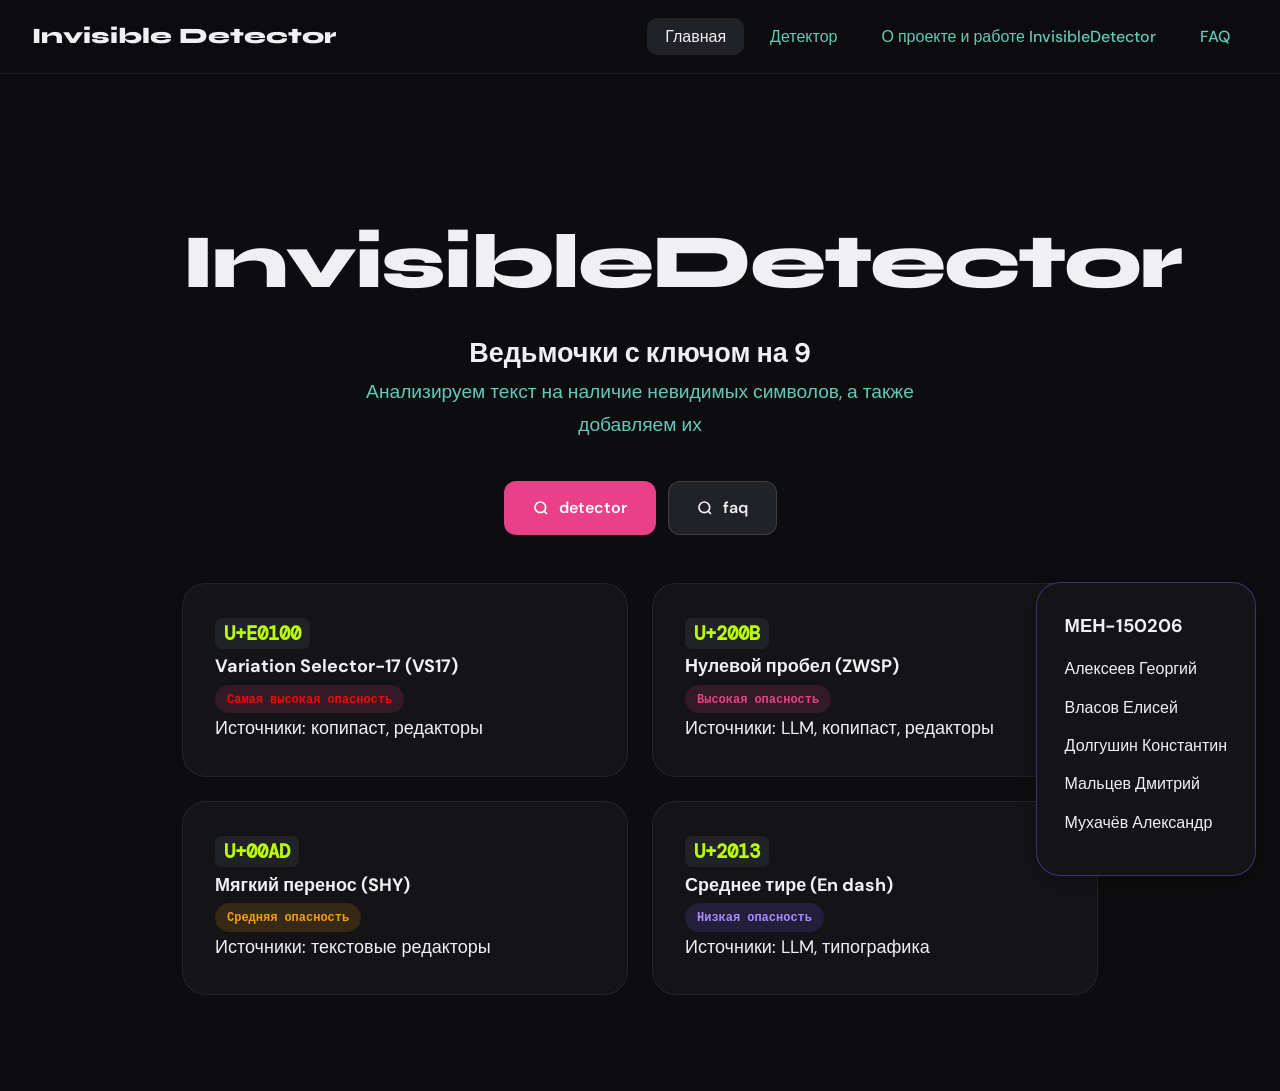
<file: index.html>
<!DOCTYPE html>
<html lang="ru">
<head>
  <meta charset="UTF-8">
  <meta name="viewport" content="width=device-width, initial-scale=1.0">
  <title>Ведьмочки с ключом на 9 — Детектор скрытых символов Unicode</title>
  <link rel="stylesheet" href="css/style.css">
  <style>
    .hero { padding: 5rem 0 3rem; }
    .hero-actions { display: flex; gap: 12px; justify-content: center; flex-wrap: wrap; }
    .features { display: grid; grid-template-columns: repeat(3,1fr); gap: 16px; margin: 3rem 0; }
    .feature-card {
      background: var(--bg2);
      border: 1px solid var(--border);
      border-radius: var(--radius-lg);
      padding: 1.5rem;
      transition: border-color .2s;
    }
    .feature-card:hover { border-color: var(--border2); }
    .feature-icon {
      width: 44px; height: 44px; border-radius: 10px;
      display: flex; align-items: center; justify-content: center;
      margin-bottom: 1rem; font-size: 20px;
    }
    .fi-danger { background: rgb(253, 0, 0); }
    .fi-red    { background: rgba(232,65,122,0.12); }
    .fi-purple { background: rgba(124,92,252,0.12); }
    .fi-teal   { background: rgba(62,207,176,0.12); }
    .fi-warn   { background: rgba(245,158,11,0.12); }
    .feature-card h3 { font-family: var(--font-display); font-size: 1rem; font-weight: 600; margin-bottom: .4rem; }
    .feature-card p  { font-size: .9rem; color: var(--text2); line-height: 1.6; }
    .demo-strip {
      background: var(--bg2);
      border: 1px solid var(--border);
      border-radius: var(--radius-lg);
      padding: 2rem;
      margin: 2rem 0;
      text-align: center;
    }
    .char-list {
      display: flex; flex-wrap: wrap; gap: 8px;
      justify-content: center; margin: 1.2rem 0;
    }
    .cta-banner {
      background: linear-gradient(135deg, rgba(232,65,122,.12), rgba(124,92,252,.12));
      border: 1px solid rgba(124,92,252,.2);
      border-radius: var(--radius-lg);
      padding: 2.5rem;
      text-align: center;
      margin-top: 3rem;
    }
    .cta-banner h2 { font-family: var(--font-display); font-size: 1.6rem; font-weight: 700; margin-bottom: .6rem; }
    .cta-banner p  { color: var(--text2); margin-bottom: 1.5rem; }
    @media(max-width:640px){ .features{grid-template-columns:1fr} }
  </style>
</head>
<body>
<div id="nav-placeholder"></div>

<main>
  <section class="hero">
    <h1>InvisibleDetector</h1>
    <h2>Ведьмочки с ключом на 9</h2>
    <p>Анализируем текст на наличие невидимых символов, а также добавляем их</p>
    <div class="hero-actions">
      <a href="invisible-detector.html" class="btn btn-primary">
        <svg width="16" height="16" viewBox="0 0 24 24" fill="none" stroke="currentColor" stroke-width="2.5"><circle cx="11" cy="11" r="8"/><path d="M21 21l-4.35-4.35"/></svg>
        detector
      </a>
      <a href="faq.html" class="btn">
        <svg width="16" height="16" viewBox="0 0 24 24" fill="none" stroke="currentColor" stroke-width="2.5"><circle cx="11" cy="11" r="8"/><path d="M21 21l-4.35-4.35"/></svg>
        faq
      </a>
    </div>
  </section>

  <div class="grid-2">

    <div class="card">
      <h3><code>U+E0100</code></h3>
      <p><strong>Variation Selector-17 (VS17)</strong></p>
      <p class="tag tag-danger">Самая высокая опасность</p>
      <div class="tags-container">
        <span>Источники: копипаст, редакторы</span>
      </div>
    </div>

    <div class="card">
      <h3><code>U+200B</code></h3>
      <p><strong>Нулевой пробел (ZWSP)</strong></p>
      <p class="tag tag-red">Высокая опасность</p>
      <div class="tags-container">
        <span>Источники: LLM, копипаст, редакторы</span>
      </div>
    </div>

    <div class="card">
      <h3><code>U+00AD</code></h3>
      <p><strong>Мягкий перенос (SHY)</strong></p>
      <p class="tag tag-warn">Средняя опасность</p>
      <div class="tags-container">
        <span>Источники: текстовые редакторы</span>
      </div>
    </div>

    <div class="card">
      <h3><code>U+2013</code></h3>
      <p><strong>Среднее тире (En dash)</strong></p>
      <p class="tag tag-purple">Низкая опасность</p>
      <div class="tags-container">
        <span>Источники: LLM, типографика</span>
      </div>
    </div>
  </div>

  <div class="floating-group-info">
    <h4>МЕН-150206</h4>
    <ul>
      <li>Алексеев Георгий</li>
      <li>Власов Елисей</li>
      <li>Долгушин Константин</li>
      <li>Мальцев Дмитрий</li>
      <li>Мухачёв Александр</li>
    </ul>
  </div>

</main>
<script>
  //вроде работает, ничего менять не стоит
  document.addEventListener('DOMContentLoaded', () => {
    const navHTML = `
    <nav>
      <a class="nav-logo" href="index.html">
        Invisible Detector
      </a>
      <ul class="nav-links">
        <li><a href="index.html">Главная</a></li>
        <li><a href="invisible-detector.html">Детектор</a></li>
        <li><a href="how-it-works-about.html">О проекте и работе InvisibleDetector</a></li>
        <li><a href="faq.html">FAQ</a></li>
      </ul>
    </nav>
  `;

    const placeholder = document.getElementById('nav-placeholder');
    if (placeholder) placeholder.outerHTML = navHTML;

    // подсветка активной ссылки
    const current = location.pathname.split('/').pop() || 'index.html';
    document.querySelectorAll('.nav-links a').forEach(a => {
      if (a.getAttribute('href') === current) a.classList.add('active');
    });
  });

  // Подсветка активный пунктов меню
  document.addEventListener('DOMContentLoaded', () => {
    const current = location.pathname.split('/').pop() || 'index.html';
    document.querySelectorAll('.nav-links a').forEach(a => {
      const href = a.getAttribute('href');
      if (href === current || (current === '' && href === 'index.html')) {
        a.classList.add('active');
      }
    });
  });
s
  // Тост-уведомление
  function showToast(msg = 'Скопировано!', type = 'success') {
    let toast = document.getElementById('toast');
    if (!toast) {
      toast = document.createElement('div');
      toast.id = 'toast';
      toast.style.cssText = `
      position:fixed; bottom:24px; right:24px; z-index:999;
      padding:10px 18px; border-radius:10px; font-size:13px; font-weight:500;
      font-family:'DM Sans',sans-serif; opacity:0; transition:opacity .25s;
      pointer-events:none;
    `;
      document.body.appendChild(toast);
    }
    const colors = {
      success: 'background:#3ecfb0; color:#0d2820',
      error:   'background:#e8417a; color:#fff',
      info:    'background:#7c5cfc; color:#fff',
    };
    toast.style.cssText += colors[type] || colors.success;
    toast.textContent = msg;
    toast.style.opacity = '1';
    clearTimeout(toast._t);
    toast._t = setTimeout(() => toast.style.opacity = '0', 2000);
  }

  window.showToast = showToast;
</script>
</body>
</html>
</file>
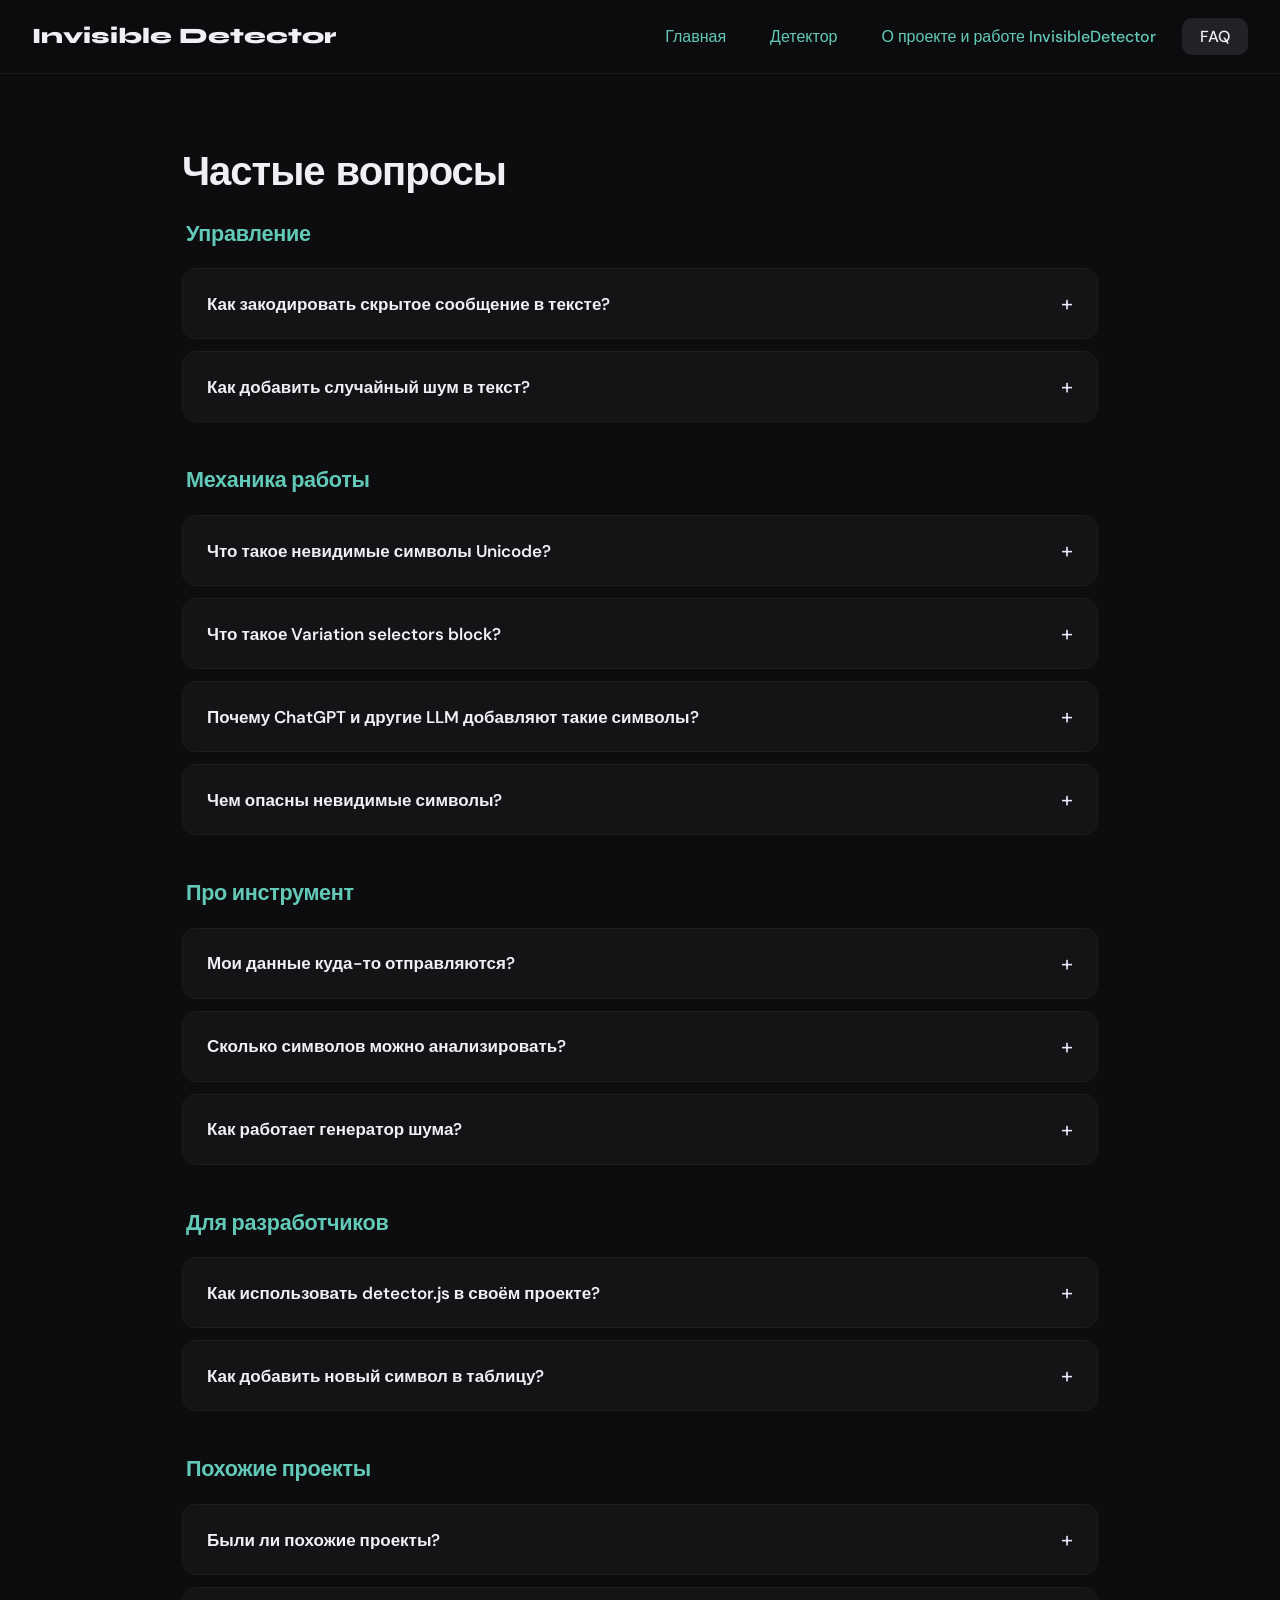
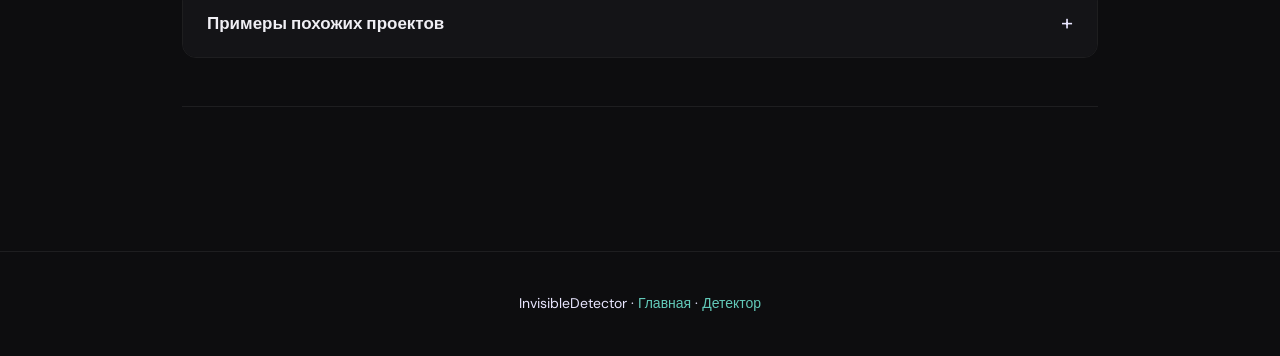
<file: faq.html>
<!DOCTYPE html>
<html lang="ru">
<head>
  <meta charset="UTF-8">
  <meta name="viewport" content="width=device-width, initial-scale=1.0">
  <title>FAQ — Ведьмочки с ключом на 9</title>
  <link rel="stylesheet" href="css/style.css">
  <style>
    .faq-item {
      border: 1px solid var(--border);
      border-radius: var(--radius);
      margin-bottom: 12px;
      overflow: hidden;
    }
    .faq-q {
      width: 100%; text-align: left;
      background: var(--bg2); border: none; cursor: pointer;
      padding: 20px 24px;
      display: flex; justify-content: space-between; align-items: center;
      font-family: var(--font-body); font-size: 17px; font-weight: 600;
      color: var(--text); transition: background .18s;
    }
    .faq-q:hover { background: var(--surface); }
    .faq-icon { font-size: 22px; color: var(--text3); transition: transform .2s; flex-shrink: 0; font-weight: 400; }
    .faq-item.open .faq-icon { transform: rotate(45deg); }
    .faq-a {
      display: none; padding: 0 24px 20px;
      background: var(--bg2);
      font-size: 16px; color: var(--text2); line-height: 1.8;
      border-top: 1px solid var(--border);
    }
    .faq-item.open .faq-a { display: block; }
    .faq-a p + p { margin-top: 0.8rem; }
    .faq-a code {
      font-size: 0.9em;
      background: var(--surface);
      padding: 2px 8px;
      border-radius: 6px;
    }
    .faq-section-title {
      font-family: var(--font-display); font-size: 1.35rem;
      font-weight: 700; color: var(--text2);
      margin: 2.5rem 0 1rem; padding-left: 4px;
      letter-spacing: -0.3px;
    }
    .faq-section-title:first-of-type {
      margin-top: 0;
    }
    pre {
      margin: 0.8rem 0;
      font-size: 13px;
      padding: 1rem 1.2rem;
    }
    .faq-a ul {
      list-style-type: none;
      padding: 0;
      margin: 0.8rem 0 0 0;
    }
    .faq-a li {
      margin-bottom: 0.5rem;
      display: flex;
      align-items: center;
    }
    .faq-a li::before {
      content: "•";
      color: var(--text3);
      margin-right: 8px;
    }
    .faq-a a {
      color: var(--primary); /
      text-decoration: none;
      font-family: var(--font-mono, monospace);
      font-size: 15px;
      transition: color .18s, text-decoration .18s;
    }
    .faq-a a:hover {
      color: var(--primary-hover, var(--text));
      text-decoration: underline;
    }
  </style>
</head>
<body>
<div id="nav-placeholder"></div>
<main>
  <h1 style="font-family:var(--font-display);font-size:2.5rem;font-weight:800;letter-spacing:-1px;margin-bottom:.6rem">Частые вопросы</h1>
  <!-- <p style="color:var(--text2);margin-bottom:2.5rem">Полезная информация</p> -->

  <p class="faq-section-title">Управление</p>

  <div class="faq-item">
    <button class="faq-q" onclick="toggle(this)">
      Как закодировать скрытое сообщение в тексте?
      <span class="faq-icon">+</span>
    </button>
    <div class="faq-a">
      <p>Чтобы спрятать текст внутри другого сообщения, выполните два шага:</p>
      <ul>
        <li>Выделите нужный фрагмент текста прямо в поле ввода <code>input</code>.</li>
        <li>Нажмите на кнопку кодирования (инструмент автоматически превратит выделенный текст в невидимые Unicode-символы).</li>
      </ul>
    </div>
  </div>

  <div class="faq-item">
    <button class="faq-q" onclick="toggle(this)">
      Как добавить случайный шум в текст?
      <span class="faq-icon">+</span>
    </button>
    <div class="faq-a">
      <p>Для создания случайных невидимых помех в тексте:</p>
      <ul>
        <li>Нажмите на кнопку генерации шума в нижней части интерфейса.</li>
        <li>Подвигайте ползунок (слайдер), чтобы настроить желаемую плотность или количество генерируемых символов.</li>
      </ul>
    </div>
  </div>


  <p class="faq-section-title">Механика работы</p>

  <div class="faq-item">
    <button class="faq-q" onclick="toggle(this)">
      Что такое невидимые символы Unicode?
      <span class="faq-icon">+</span>
    </button>
    <div class="faq-a">
      <p>Это символы, которые не отображаются визуально в тексте, но занимают место в кодировке. </p>
      <p>Примеры: <code>U+200B</code> (нулевой пробел), <code>U+FEFF</code> (метка порядка байт), <code>U+00AD</code> (мягкий перенос), <code>U+E0100</code> (вариантный селектор 17). Они есть в строке, но их не увидеть.</p>
    </div>
  </div>

  <div class="faq-item">
    <button class="faq-q" onclick="toggle(this)">
      Что такое Variation selectors block?
      <span class="faq-icon">+</span>
    </button>
    <div class="faq-a">
      <p>Это блок специальных символов-модификаторов.</p>
      <p>Вариантный селектор всегда идёт после базового символа, используется для его альтернативного варианта отображения. </p>
    </div>
  </div>

  <div class="faq-item">
    <button class="faq-q" onclick="toggle(this)">
      Почему ChatGPT и другие LLM добавляют такие символы?
      <span class="faq-icon">+</span>
    </button>
    <div class="faq-a">
      <p>Точная причина зависит от модели. Чаще всего это происходит из-за того, что модель обучалась на текстах, содержащих эти символы, теперь же она воспроизводит их. Иногда это может быть намеренная «водяная метка» для отслеживания источника текста.</p>
      <p>Особенно часто встречается <code>U+2014</code> (длинное тире) вместо обычного дефиса — это типографическая особенность, а не техническая проблема.</p>
    </div>
  </div>

  <div class="faq-item">
    <button class="faq-q" onclick="toggle(this)">
      Чем опасны невидимые символы?
      <span class="faq-icon">+</span>
    </button>
    <div class="faq-a">
      <p>Для обычного чтения — ничем. Проблемы возникают, когда текст используется программно:</p>
      <p>1. Сравнение строк даёт неожиданный результат (<code>"привет" ≠ "привет"</code>)</p>
      <p>2. Поиск не находит слово</p>
      <p>3. CSV или JSON парсится с ошибкой</p>
      <p>4. Код не работает, если символ попал в имя переменной</p>
    </div>
  </div>

  <p class="faq-section-title">Про инструмент</p>

  <div class="faq-item">
    <button class="faq-q" onclick="toggle(this)">
      Мои данные куда-то отправляются?
      <span class="faq-icon">+</span>
    </button>
    <div class="faq-a">
      <p>Нет. Весь анализ происходит прямо в вашем браузере на JavaScript. Текст никуда не передаётся — нет сервера, нет базы данных, нет логов. Вы можете отключить интернет после загрузки страницы и инструмент продолжит работать.</p>
    </div>
  </div>

  <div class="faq-item">
    <button class="faq-q" onclick="toggle(this)">
      Сколько символов можно анализировать?
      <span class="faq-icon">+</span>
    </button>
    <div class="faq-a">
      <p>До 10 МБ. На очень больших текстах (10+ МБ) может быть задержка.</p>
    </div>
  </div>

  <div class="faq-item">
    <button class="faq-q" onclick="toggle(this)">
      Как работает генератор шума?
      <span class="faq-icon">+</span>
    </button>
    <div class="faq-a">
      <p>Генератор добавляет невидимые символы рядом с обычными. Вероятность вставки задаётся ползунком «Интенсивность» (например, при значении 3 — 30%), длина вставки определяется случайно от 1 до 5 символов.</p>
      <p>Используется для тестирования детектора.</p>
    </div>
  </div>

  <p class="faq-section-title">Для разработчиков</p>

  <div class="faq-item">
    <button class="faq-q" onclick="toggle(this)">
      Как использовать detector.js в своём проекте?
      <span class="faq-icon">+</span>
    </button>
    <div class="faq-a">
      <p>Подключите файл <code>detector.js</code> и используйте глобальный объект <code>window.Detector</code>:</p>
      <pre>const result = Detector.analyzeText(myText);
const clean = Detector.removeInvisible(myText);
const html = Detector.highlightInvisible(myText);
const encoded_text = Detector.encode(mySymbol, myText);
const decoded_text = Detector.decode(myText);</pre>
    </div>
  </div>

  <div class="faq-item">
    <button class="faq-q" onclick="toggle(this)">
      Как добавить новый символ в таблицу?
      <span class="faq-icon">+</span>
    </button>
    <div class="faq-a">
      <p>Откройте <code>js/detector.js</code> и добавьте запись в массив <code>INVISIBLE_CHARS</code>:</p>
      <pre>{ code: 'U+XXXX', name: 'Название', char: '\uXXXX', severity: 'high' }</pre>
      <p>Значения <code>severity</code>: <code>highest</code>, <code>high</code>, <code>medium</code>, <code>low</code></p>
    </div>
  </div>

  <p class="faq-section-title">Похожие проекты</p>

  <div class="faq-item">
    <button class="faq-q" onclick="toggle(this)">
      Были ли похожие проекты?
      <span class="faq-icon">+</span>
    </button>
    <div class="faq-a">
      <p>Действительно, похожие проекты существовали, но они обладали ограниченным функционалом и неудобным интерфейсом.
        Поэтому мы адаптировали лучшие решения и объединили их в один проект.</p>
    </div>
  </div>

  <div class="faq-item">
    <button class="faq-q" onclick="toggle(this)">
      Примеры похожих проектов
      <span class="faq-icon">+</span>
    </button>
    <div class="faq-a">
      <ul>
        <li><a href="https://www.soscisurvey.de/tools/view-chars.php" target="_blank">SoSci Survey Tools</a></li>
        <li><a href="https://utf8-chartable.de/unicode-utf8-table.pl" target="_blank">UTF-8 Character Table</a></li>
        <li><a href="https://emoji-encoder.vercel.app/?mode=encode" target="_blank">Emoji Encoder</a></li>
        <li><a href="https://stegzero.com/" target="_blank">StegZero</a></li>
      </ul>
    </div>
  </div>

  <hr>
</main>
<footer>
  <p>InvisibleDetector · <a href="index.html">Главная</a> · <a href="invisible-detector.html">Детектор</a></p>
</footer>
<script>
  //вроде работает, ничего менять не стоит
  document.addEventListener('DOMContentLoaded', () => {
    const navHTML = `
    <nav>
      <a class="nav-logo" href="index.html">
        Invisible Detector
      </a>
      <ul class="nav-links">
        <li><a href="index.html">Главная</a></li>
        <li><a href="invisible-detector.html">Детектор</a></li>
        <li><a href="how-it-works-about.html">О проекте и работе InvisibleDetector</a></li>
        <li><a href="faq.html">FAQ</a></li>
      </ul>
    </nav>
  `;

    const placeholder = document.getElementById('nav-placeholder');
    if (placeholder) placeholder.outerHTML = navHTML;

    // подсветка активной ссылки
    const current = location.pathname.split('/').pop() || 'index.html';
    document.querySelectorAll('.nav-links a').forEach(a => {
      if (a.getAttribute('href') === current) a.classList.add('active');
    });
  });

  // Подсветка активный пунктов меню
  document.addEventListener('DOMContentLoaded', () => {
    const current = location.pathname.split('/').pop() || 'index.html';
    document.querySelectorAll('.nav-links a').forEach(a => {
      const href = a.getAttribute('href');
      if (href === current || (current === '' && href === 'index.html')) {
        a.classList.add('active');
      }
    });
  });

  // Тост-уведомление
  function showToast(msg = 'Скопировано!', type = 'success') {
    let toast = document.getElementById('toast');
    if (!toast) {
      toast = document.createElement('div');
      toast.id = 'toast';
      toast.style.cssText = `
      position:fixed; bottom:24px; right:24px; z-index:999;
      padding:10px 18px; border-radius:10px; font-size:13px; font-weight:500;
      font-family:'DM Sans',sans-serif; opacity:0; transition:opacity .25s;
      pointer-events:none;
    `;
      document.body.appendChild(toast);
    }
    const colors = {
      success: 'background:#3ecfb0; color:#0d2820',
      error:   'background:#e8417a; color:#fff',
      info:    'background:#7c5cfc; color:#fff',
    };
    toast.style.cssText += colors[type] || colors.success;
    toast.textContent = msg;
    toast.style.opacity = '1';
    clearTimeout(toast._t);
    toast._t = setTimeout(() => toast.style.opacity = '0', 2000);
  }

  window.showToast = showToast;


  function toggle(btn) {
    btn.closest('.faq-item').classList.toggle('open');
  }
</script>
</body>
</html>
</file>
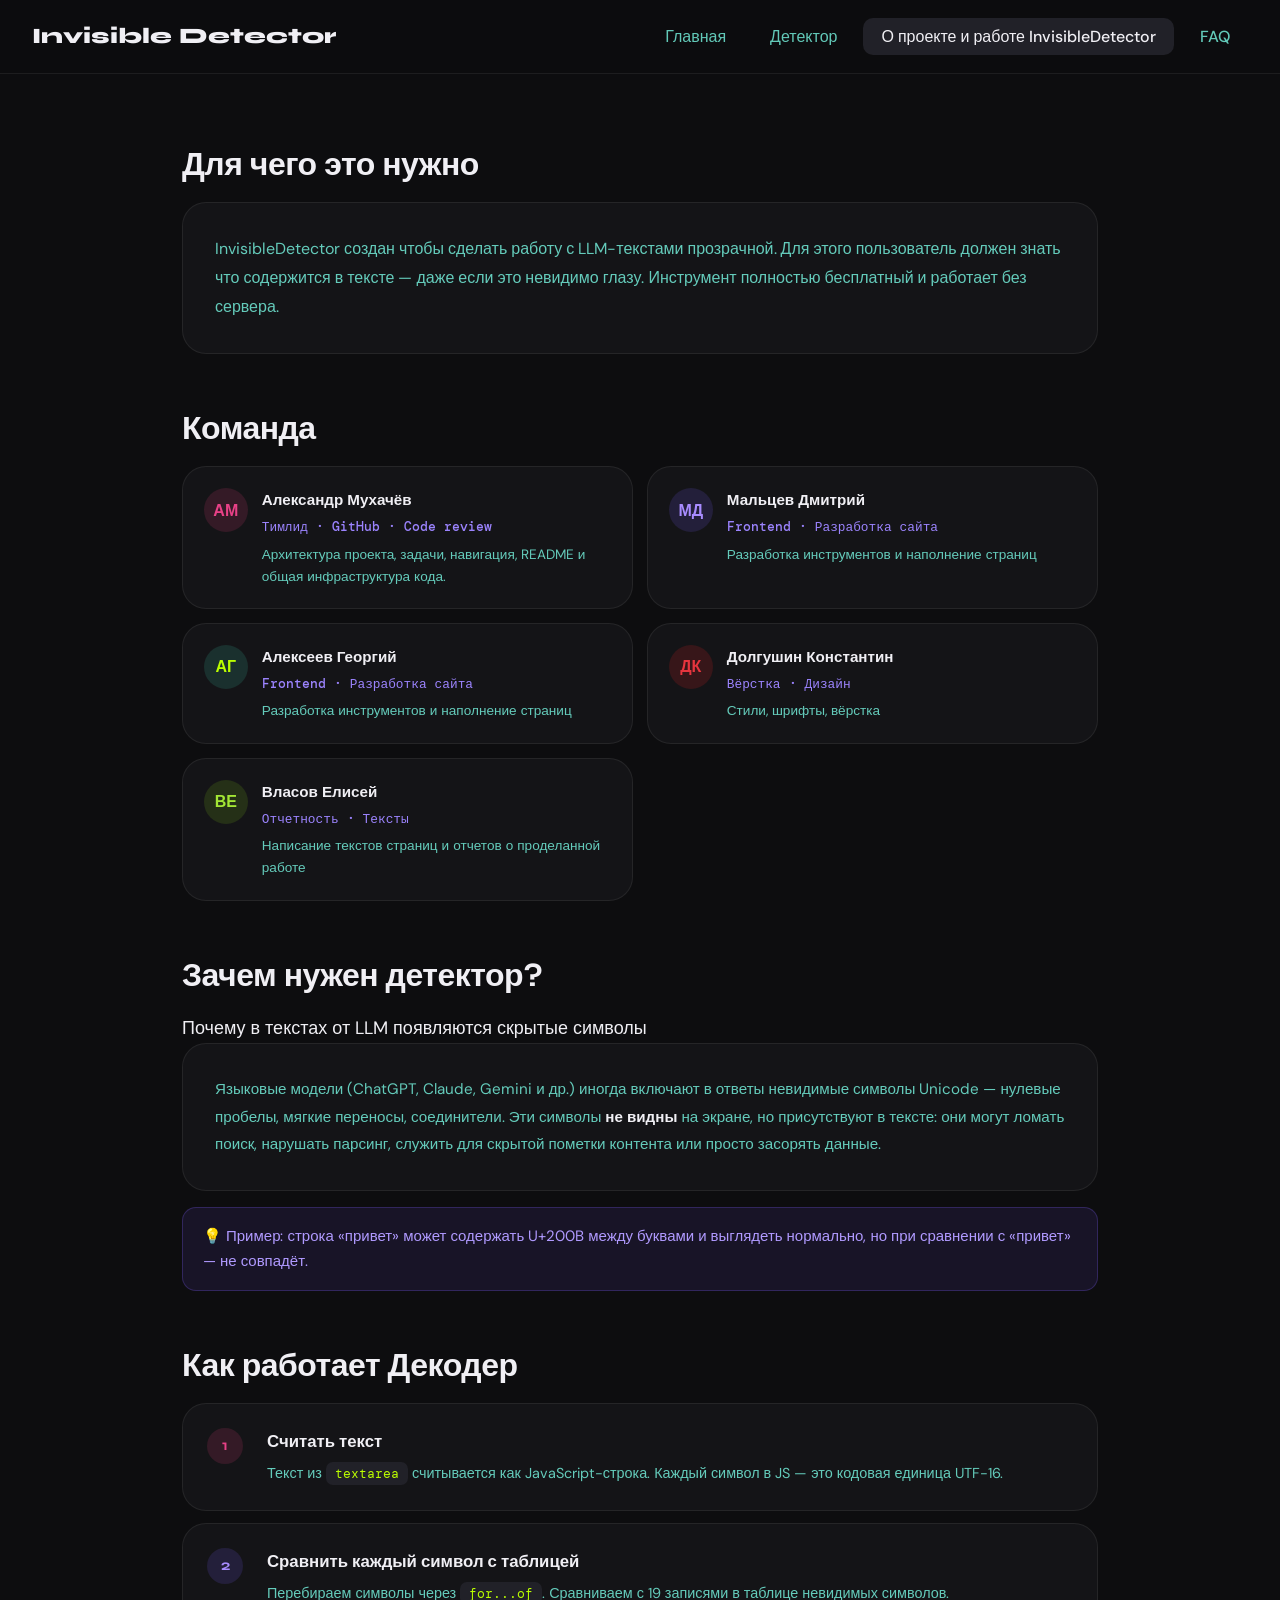
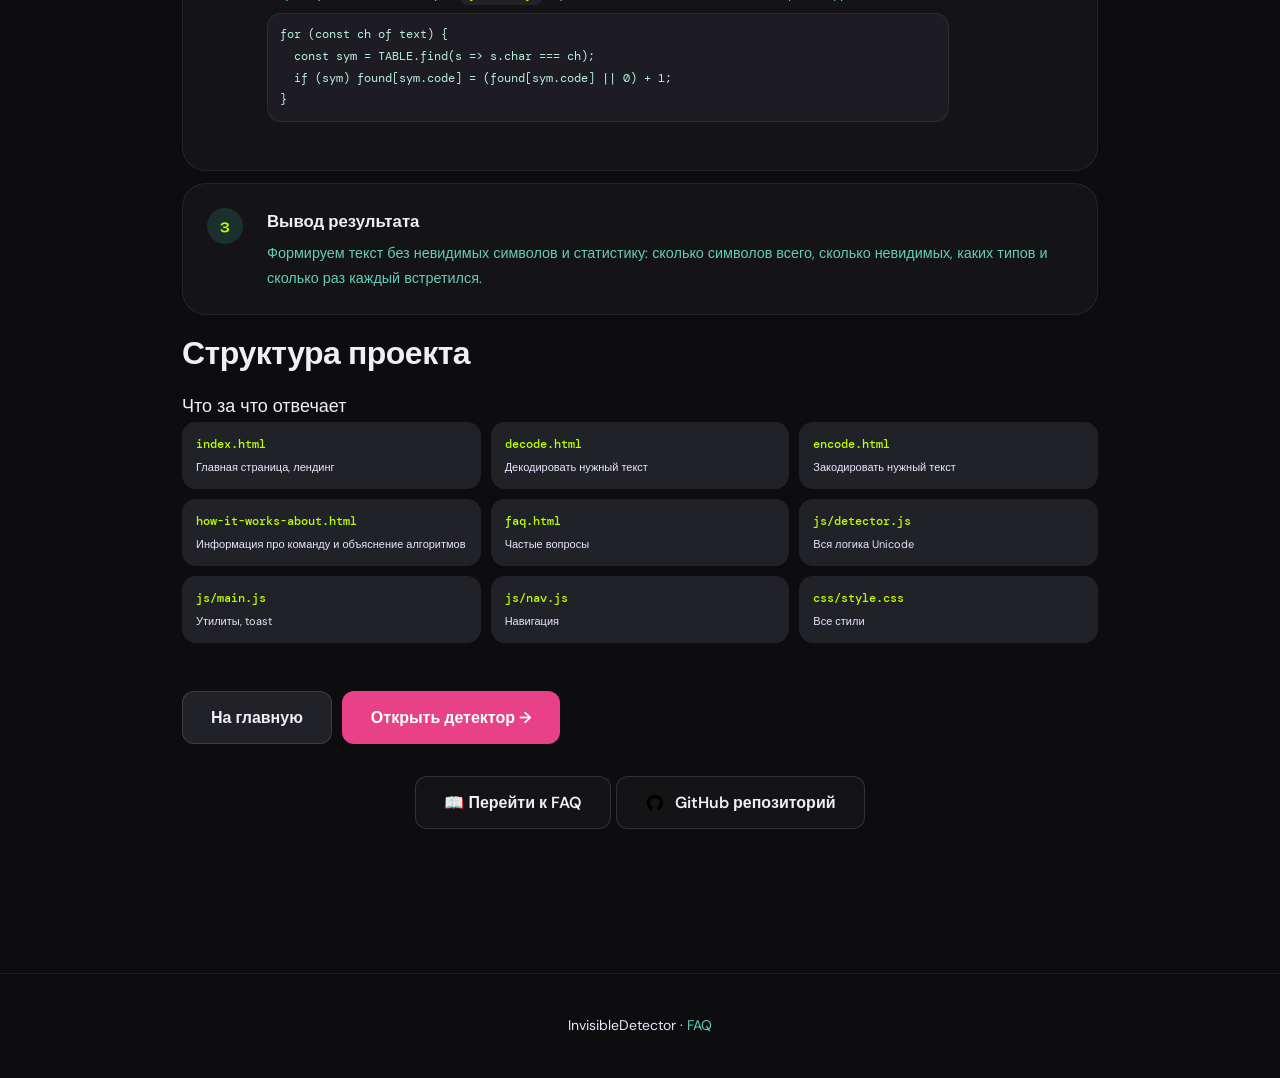
<file: how-it-works-about.html>
<!DOCTYPE html>
<html lang="ru">
<head>
  <meta charset="UTF-8">
  <meta name="viewport" content="width=device-width, initial-scale=1.0">
  <title>О проекте и работе InvisibleDetector</title>
  <link rel="stylesheet" href="css/style.css">
  <style>
    /* Общие стили совмещённой страницы */
    .team-grid { display: grid; grid-template-columns: repeat(2,1fr); gap: 14px; margin-bottom: 2rem; }
    .team-card {
      background: var(--bg2); border: 1px solid var(--border);
      border-radius: var(--radius-lg); padding: 1.3rem;
      display: flex; gap: 14px; align-items: flex-start;
      transition: border-color .2s;
    }
    .team-card:hover { border-color: var(--border2); }
    .avatar {
      width: 44px; height: 44px; border-radius: 50%;
      display: flex; align-items: center; justify-content: center;
      font-family: var(--font-display); font-weight: 700; font-size: 16px;
      flex-shrink: 0;
    }
    .av1 { background: rgba(232,65,122,.15); color: var(--accent); }
    .av2 { background: rgba(124,92,252,.15); color: #a88cff; }
    .av3 { background: rgba(62,207,176,.15);  color: var(--accent3); }
    .av4 { background: rgba(253, 37, 37, 0.15);  color: #e6353e; }
    .av5 { background: rgba(132,204,22,.15);  color: #a3e635; }
    .team-name { font-weight: 600; font-size: .95rem; margin-bottom: 2px; }
    .team-role { font-size: .8rem; color: var(--accent2); font-weight: 500; margin-bottom: 6px; font-family: var(--font-mono); }
    .team-desc { font-size: .85rem; color: var(--text2); line-height: 1.6; }

    .stack-grid { display: grid; grid-template-columns: repeat(3,1fr); gap: 10px; }
    .stack-item {
      background: var(--surface); border-radius: var(--radius); padding: 12px 14px;
      display: flex; flex-direction: column; gap: 4px;
    }
    .stack-file { font-family: var(--font-mono); font-size: 12px; color: var(--accent3); font-weight: 500; }
    .stack-desc { font-size: 11px; color: var(--text3); }
    .contact-row { display: flex; gap: 10px; flex-wrap: wrap; margin-top: 1rem; }

    /* Стили из how-it-works */
    .step {
      display: flex; gap: 1.5rem; align-items: flex-start;
      padding: 1.5rem; background: var(--bg2);
      border: 1px solid var(--border); border-radius: var(--radius-lg);
      margin-bottom: 12px; transition: border-color .2s;
    }
    .step:hover { border-color: var(--border2); }
    .step-num {
      flex-shrink: 0; width: 36px; height: 36px; border-radius: 50%;
      display: flex; align-items: center; justify-content: center;
      font-family: var(--font-display); font-weight: 700; font-size: 15px;
    }
    .sn-red    { background: rgba(232,65,122,.15); color: var(--accent); }
    .sn-purple { background: rgba(124,92,252,.15); color: #a88cff; }
    .sn-teal   { background: rgba(62,207,176,.15); color: var(--accent3); }
    .sn-warn   { background: rgba(245,158,11,.15);  color: var(--warn); }
    .step h3 { font-family: var(--font-display); font-size: 1.05rem; font-weight: 600; margin-bottom: .3rem; }
    .step p  { font-size: .9rem; color: var(--text2); line-height: 1.7; }

    .char-table { width: 100%; border-collapse: collapse; font-size: 13px; }
    .char-table th {
      text-align: left; padding: 10px 12px;
      background: var(--surface); color: var(--text3);
      font-weight: 500; font-size: 11px; letter-spacing: .4px; text-transform: uppercase;
    }
    .char-table th:first-child { border-radius: 8px 0 0 8px; }
    .char-table th:last-child  { border-radius: 0 8px 8px 0; }
    .char-table td { padding: 10px 12px; border-bottom: 1px solid var(--border); vertical-align: middle; }
    .char-table tr:last-child td { border-bottom: none; }
    .char-table tr:hover td { background: var(--bg3); }

    .tag {
      display: inline-block; padding: 2px 8px; border-radius: 20px;
      font-size: 11px; font-weight: 500;
    }
    .tag-red { background: rgba(232,65,122,.15); color: var(--accent); }
    .tag-warn { background: rgba(245,158,11,.15); color: var(--warn); }
    .tag-purple { background: rgba(124,92,252,.15); color: #a88cff; }

    pre {
      background: var(--bg3); padding: 10px 12px; border-radius: var(--radius);
      overflow-x: auto; font-size: 12px; margin-top: 8px;
      border: 1px solid var(--border);
    }

    @media(max-width:600px){
      .team-grid, .stack-grid { grid-template-columns: 1fr; }
      .step { flex-direction: column; gap: 0.8rem; }
      .step-num { align-self: flex-start; }
    }

    .section-divider {
      margin: 3rem 0 1rem;
      border-top: 1px solid var(--border);
    }
  </style>
</head>
<body>
<div id="nav-placeholder"></div>
<main>
  <!-- Hero блок общий
  <h1 style="font-family:var(--font-display);font-size:2rem;font-weight:800;letter-spacing:-.5px;margin-bottom:.4rem">О проекте и как работает</h1>
  <p style="color:var(--text2);margin-bottom:2.5rem">Задача проекта, команда реализующая проект и как работать с инструментом</p>
-->
  <!-- ==================== БЛОК 1: МИССИЯ (из about) ==================== -->
  <section style="margin-bottom:3rem">
    <h2 class="section-title">Для чего это нужно</h2>
    <div class="card">
      <p style="font-size:1rem;line-height:1.8;color:var(--text2)">
        InvisibleDetector создан чтобы сделать работу с LLM-текстами прозрачной.
        Для этого пользователь должен знать что содержится в тексте —
        даже если это невидимо глазу. Инструмент полностью бесплатный и работает без сервера.
      </p>
    </div>
  </section>

  <!-- ==================== БЛОК 2: КОМАНДА (из about) ==================== -->
  <section style="margin-bottom:3rem">
    <h2 class="section-title">Команда</h2>
    <div class="team-grid">
      <div class="team-card">
        <div class="avatar av1">АМ</div>
        <div>
          <div class="team-name">Александр Мухачёв</div>
          <div class="team-role">Тимлид · GitHub · Code review</div>
          <div class="team-desc">Архитектура проекта, задачи, навигация, README и общая инфраструктура кода.</div>
        </div>
      </div>
      <div class="team-card">
        <div class="avatar av2">МД</div>
        <div>
          <div class="team-name">Мальцев Дмитрий</div>
          <div class="team-role">Frontend · Разработка сайта</div>
          <div class="team-desc">Разработка инструментов и наполнение страниц</div>
        </div>
      </div>
      <div class="team-card">
        <div class="avatar av3">АГ</div>
        <div>
          <div class="team-name">Алексеев Георгий</div>
          <div class="team-role">Frontend · Разработка сайта</div>
          <div class="team-desc">Разработка инструментов и наполнение страниц</div>
        </div>
      </div>
      <div class="team-card">
        <div class="avatar av4">ДК</div>
        <div>
          <div class="team-name">Долгушин Константин</div>
          <div class="team-role">Вёрстка · Дизайн</div>
          <div class="team-desc">Стили, шрифты, вёрстка</div>
        </div>
      </div>
      <div class="team-card">
        <div class="avatar av5">ВЕ</div>
        <div>
          <div class="team-name">Власов Елисей</div>
          <div class="team-role">Отчетность · Тексты </div>
          <div class="team-desc">Написание текстов страниц и отчетов о проделанной работе</div>
        </div>
      </div>

    </div>
  </section>

  <!-- ==================== БЛОК 3: Зачем нужен детектор? (из how-it-works) ==================== -->
  <section style="margin-bottom:3rem">
    <h2 class="section-title">Зачем нужен детектор?</h2>
    <p class="color:var(--text);section-sub">Почему в текстах от LLM появляются скрытые символы</p>
    <div class="card" style="margin-bottom:1rem">
      <p style="font-size:.95rem;line-height:1.8;color:var(--text2)">
        Языковые модели (ChatGPT, Claude, Gemini и др.) иногда включают в ответы невидимые символы Unicode —
        нулевые пробелы, мягкие переносы, соединители. Эти символы <strong style="color:var(--text)">не видны</strong> на экране,
        но присутствуют в тексте: они могут ломать поиск, нарушать парсинг, служить для скрытой
        пометки контента или просто засорять данные.
      </p>
    </div>
    <div class="alert alert-info">
      💡 Пример: строка «привет» может содержать U+200B между буквами и выглядеть нормально, но при сравнении с «привет» — не совпадёт.
    </div>
  </section>

  <!-- ==================== БЛОК 4: АЛГОРИТМ ЗА 4 ШАГА (из how-it-works) ==================== -->
  <section style="margin-bottom:3rem">
    <h2 class="section-title">Как работает Декодер</h2>

    <div class="step">
      <div class="step-num sn-red">1</div>
      <div>
        <h3>Считать текст</h3>
        <p>Текст из <code>textarea</code> считывается как JavaScript-строка. Каждый символ в JS — это кодовая единица UTF-16.</p>
      </div>
    </div>

    <div class="step">
      <div class="step-num sn-purple">2</div>
      <div>
        <h3>Сравнить каждый символ с таблицей</h3>
        <p>Перебираем символы через <code>for...of</code>. Сравниваем с 19 записями в таблице невидимых символов.</p>
        <pre>for (const ch of text) {
  const sym = TABLE.find(s => s.char === ch);
  if (sym) found[sym.code] = (found[sym.code] || 0) + 1;
}</pre>
      </div>
    </div>

    <div class="step">
      <div class="step-num sn-teal">3</div>
      <div>
        <h3>Вывод результата</h3>
        <p>Формируем текст без невидимых символов и статистику: сколько символов всего, сколько невидимых, каких типов и сколько раз каждый встретился.</p>
      </div>
    </div>
    <!--
          <div class="step">
            <div class="step-num sn-warn">4</div>
            <div>
              <h3>Отобразить в интерфейсе??????????????????Это как то поменять</h3>
              <p>Для подсветки строим HTML: обычные символы вставляем как есть, невидимые оборачиваем в <code>&lt;mark&gt;</code> с тултипом кода.</p>
            </div>
          </div>
        </section>
    -->
    <!-- ==================== БЛОК 5: ТАБЛИЦА СИМВОЛОВ (из how-it-works) ====================
    <section style="margin-bottom:3rem">
      <h2 class="section-title">Таблица символов</h2>
      <p class="section-sub">19 типов скрытых символов, которые мы ищем</p>
      <div class="card" style="padding:0;overflow:hidden">
        <table class="char-table">
          <thead>
            <tr><th>Код</th><th>Название</th><th>Опасность</th><th>Источник</th></tr>
          </thead>
          <tbody>
            <tr><td><code>U+200B</code></td><td>Нулевой пробел (ZWSP)</td><td><span class="tag tag-red">Высокая</span></td><td>LLM, копипаст</td></tr>
            <tr><td><code>U+FEFF</code></td><td>Метка порядка байт (BOM)</td><td><span class="tag tag-red">Высокая</span></td><td>Редакторы, LLM</td></tr>
            <tr><td><code>U+200D</code></td><td>Соединитель нулевой ширины</td><td><span class="tag tag-red">Высокая</span></td><td>LLM, эмодзи</td></tr>
            <tr><td><code>U+200C</code></td><td>Объединитель нулевой ширины</td><td><span class="tag tag-red">Высокая</span></td><td>LLM</td></tr>
            <tr><td><code>U+00A0</code></td><td>Неразрывный пробел</td><td><span class="tag tag-warn">Средняя</span></td><td>Word, HTML</td></tr>
            <tr><td><code>U+00AD</code></td><td>Мягкий перенос (SHY)</td><td><span class="tag tag-warn">Средняя</span></td><td>Текстовые редакторы</td></tr>
            <tr><td><code>U+2014</code></td><td>Длинное тире (Em dash)</td><td><span class="tag tag-purple">Низкая</span></td><td>LLM (очень часто)</td></tr>
            <tr><td><code>U+2013</code></td><td>Среднее тире (En dash)</td><td><span class="tag tag-purple">Низкая</span></td><td>LLM, типографика</td></tr>
            <tr><td><code>U+2060</code></td><td>Соединитель слов (WJ)</td><td><span class="tag tag-red">Высокая</span></td><td>LLM</td></tr>
            <tr><td colspan="4" style="text-align:center;color:var(--text3);font-size:12px;padding:10px">+ ещё 10 типов в коде detector.js</td></tr>
          </tbody>
        </table>
      </div>
    </section>
-->
    <!-- ==================== БЛОК 6: СТРУКТУРА ПРОЕКТА (из about) ==================== -->
    <section style="margin-bottom:3rem">
      <h2 class="section-title">Структура проекта</h2>
      <p class="color:var(--text);section-sub">Что за что отвечает</p>
      <div class="stack-grid">
        <div class="stack-item"><div class="stack-file">index.html</div><div class="stack-desc">Главная страница, лендинг</div></div>
        <div class="stack-item"><div class="stack-file">decode.html</div><div class="stack-desc">Декодировать нужный текст</div></div>
        <div class="stack-item"><div class="stack-file">encode.html</div><div class="stack-desc">Закодировать нужный текст</div></div>
        <div class="stack-item"><div class="stack-file">how-it-works-about.html</div><div class="stack-desc">Информация про команду и объяснение алгоритмов</div></div>
        <div class="stack-item"><div class="stack-file">faq.html</div><div class="stack-desc">Частые вопросы</div></div>

        <div class="stack-item"><div class="stack-file">js/detector.js</div><div class="stack-desc">Вся логика Unicode</div></div>
        <div class="stack-item"><div class="stack-file">js/main.js</div><div class="stack-desc">Утилиты, toast</div></div>
        <div class="stack-item"><div class="stack-file">js/nav.js</div><div class="stack-desc">Навигация</div></div>
        <div class="stack-item"><div class="stack-file">css/style.css</div><div class="stack-desc">Все стили</div></div>
      </div>
    </section>
    <!-- ==================== БЛОК 7: БЕЗОПАСНОСТЬ (из how-it-works) ====================Это не думаю что нужно
    <div class="alert alert-success" style="margin-bottom:2rem">
      ✓ Весь код работает в браузере на JavaScript — никакие данные не отправляются на сервер.
    </div>-->
    <!-- ==================== БЛОК 8: КОНТАКТЫ И ССЫЛКИ (из about + how-it-works) ==================== -->
    <section style="margin-bottom:2rem">
      <div class="contact-row">
        <a href="index.html" class="btn">На главную</a>
        <a href="invisible-detector.html" class="btn btn-primary">Открыть детектор →</a>

      </div>
    </section>

    <div style="text-align:center; margin-top: 1rem; margin-bottom: 2rem">
      <a href="faq.html" class="btn" style="background: var(--bg2);">📖 Перейти к FAQ</a>
      <a href="https://github.com/Toll-ux/invisible-detector" class="btn" style="background: var(--bg2);"><img src="icons8-github-24.svg" width="20" height="24" alt="GitHub">
        GitHub репозиторий</a>
    </div>
  </main>
<footer>
  <p>InvisibleDetector · <a href="invisible-detector.html">FAQ</a>
</footer>
<script>
  //вроде работает, ничего менять не стоит
  document.addEventListener('DOMContentLoaded', () => {
    const navHTML = `
    <nav>
      <a class="nav-logo" href="index.html">
        Invisible Detector
      </a>
      <ul class="nav-links">
        <li><a href="index.html">Главная</a></li>
        <li><a href="invisible-detector.html">Детектор</a></li>
        <li><a href="how-it-works-about.html">О проекте и работе InvisibleDetector</a></li>
        <li><a href="faq.html">FAQ</a></li>
      </ul>
    </nav>
  `;

    const placeholder = document.getElementById('nav-placeholder');
    if (placeholder) placeholder.outerHTML = navHTML;

    // подсветка активной ссылки
    const current = location.pathname.split('/').pop() || 'index.html';
    document.querySelectorAll('.nav-links a').forEach(a => {
      if (a.getAttribute('href') === current) a.classList.add('active');
    });
  });

  // Подсветка активный пунктов меню
  document.addEventListener('DOMContentLoaded', () => {
    const current = location.pathname.split('/').pop() || 'index.html';
    document.querySelectorAll('.nav-links a').forEach(a => {
      const href = a.getAttribute('href');
      if (href === current || (current === '' && href === 'index.html')) {
        a.classList.add('active');
      }
    });
  });

  // Тост-уведомление
  function showToast(msg = 'Скопировано!', type = 'success') {
    let toast = document.getElementById('toast');
    if (!toast) {
      toast = document.createElement('div');
      toast.id = 'toast';
      toast.style.cssText = `
      position:fixed; bottom:24px; right:24px; z-index:999;
      padding:10px 18px; border-radius:10px; font-size:13px; font-weight:500;
      font-family:'DM Sans',sans-serif; opacity:0; transition:opacity .25s;
      pointer-events:none;
    `;
      document.body.appendChild(toast);
    }
    const colors = {
      success: 'background:#3ecfb0; color:#0d2820',
      error:   'background:#e8417a; color:#fff',
      info:    'background:#7c5cfc; color:#fff',
    };
    toast.style.cssText += colors[type] || colors.success;
    toast.textContent = msg;
    toast.style.opacity = '1';
    clearTimeout(toast._t);
    toast._t = setTimeout(() => toast.style.opacity = '0', 2000);
  }

  window.showToast = showToast;
</script>
</body>
</html>
</file>
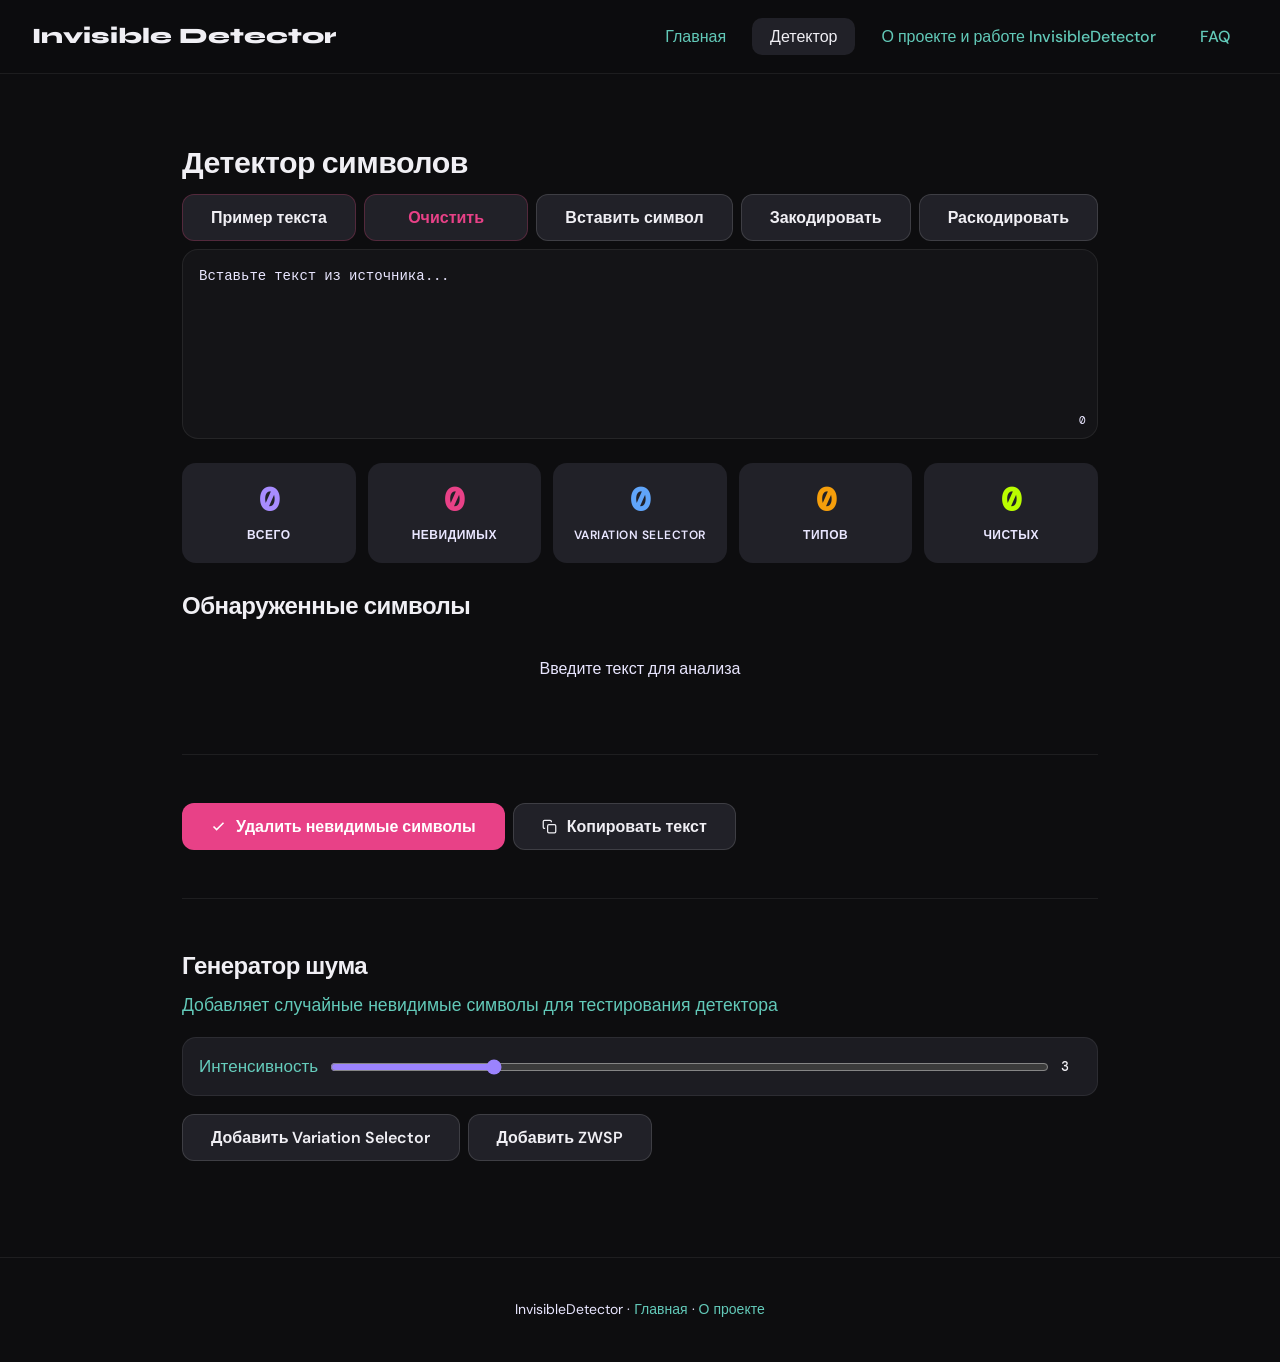
<file: invisible-detector.html>
<!DOCTYPE html>
<html lang="ru">
<head>
    <meta charset="UTF-8">
    <meta name="viewport" content="width=device-width, initial-scale=1.0">
    <title>Детектор - Ведьмочки с ключом на 9</title>
    <link rel="stylesheet" href="css/style.css">
    <style>
        textarea#inputText { min-height: 190px; line-height: 1.7; }
        .found-list { display: flex; flex-direction: column; gap: 6px; max-height: 260px; overflow-y: auto; }
        .found-item {
            display: flex; align-items: center; gap: 10px;
            padding: 9px 12px;
            background: var(--bg3);
            border: 1px solid var(--border);
            border-radius: 8px; font-size: 13px;
        }

        #inputText::-webkit-scrollbar {
            display: none;
        }

        .toolbar {
            display: flex; align-items: center;
            justify-content: space-between; margin-bottom: 8px; flex-wrap: wrap; gap: 8px;
        }
        .toolbar-label { font-size: 13px; color: var(--text2); font-weight: 500; }
        .btn-row { display: flex; width: 100%; gap: 8px; flex-wrap: wrap; }
        .toolbar .btn-row .btn {
            flex: 1;
            display: inline-flex;
            align-items: center;
            justify-content: center;
            gap: 6px;
            text-align: center;
        }
        .editor-wrap { position: relative; }
        .char-count {
            position: absolute; bottom: 10px; right: 12px;
            font-size: 11px; color: var(--text3); font-family: var(--font-mono);
            pointer-events: none;
        }
        .found-list { display: flex; flex-direction: column; gap: 6px; max-height: 260px; overflow-y: auto; }
        .found-item {
            display: flex; align-items: center; gap: 10px;
            padding: 9px 12px;
            background: var(--bg3);
            border: 1px solid var(--border);
            border-radius: 8px; font-size: 13px;
        }
        #foundList::-webkit-scrollbar {width: 6px;}
        #foundList::-webkit-scrollbar-track {background: var(--surface); border-radius: 10px;}
        #foundList::-webkit-scrollbar-thumb {
            background: rgba(255, 255, 255, 0.1);
            border-radius: 10px;
            border: 1px solid rgba(255, 255, 255, 0.05);
            border-radius: 10px;
            transition: background 0.2s;
        }
        #foundList::-webkit-scrollbar-thumb:hover {background: rgba(255, 255, 255, 0.2);}
        .found-item.sev-highest  {border-color: #60a5fa; background:  rgba(59, 130, 246, 0.15);  }
        .found-item.sev-high   { border-color: rgba(232,65,122,.25); background: rgba(232,65,122,.05); }
        .found-item.sev-medium { border-color: rgba(245,158,11,.2);  background: rgba(245,158,11,.04); }
        .found-name { flex: 1; font-weight: 500; color: var(--text); }
        .found-cnt {
            font-size: 11px; font-weight: 600; font-family: var(--font-mono);
            padding: 2px 8px; border-radius: 20px;
        }
        .cnt-highest{background:  rgba(59, 130, 246, 0.15); color: #60a5fa;   }
        .cnt-high   { background: rgba(232,65,122,.15); color: var(--accent); }
        .cnt-medium { background: rgba(245,158,11,.15);  color: var(--warn); }
        .cnt-low    { background: var(--surface); color: var(--text2); }
        .result-box {
            background: var(--bg3); border: 1px solid var(--border);
            border-radius: var(--radius); padding: 14px 16px;
            font-size: 13px; line-height: 1.8;
            white-space: pre-wrap; word-break: break-word;
            min-height: 60px; max-height: 180px; overflow-y: auto;
        }
        .result-box::-webkit-scrollbar {width: 6px;}
        .result-box::-webkit-scrollbar-track {background: var(--surface); border-radius: 10px;}
        .result-box::-webkit-scrollbar-thumb {
            background: rgba(255, 255, 255, 0.1);
            border-radius: 10px;
            border: 1px solid rgba(255, 255, 255, 0.05);
            border-radius: 10px;
            transition: background 0.2s;
        }
        .result-box::-webkit-scrollbar-thumb:hover {background: rgba(255, 255, 255, 0.2);}
        mark.hi-red  { background: rgba(232,65,122,.22); color: #f589a8; border-radius: 3px; font-family: var(--font-mono); font-size: 11px; padding: 0 3px; }
        mark.hi-warn { background: rgba(245,158,11,.18);  color: #fbc96a; border-radius: 3px; font-family: var(--font-mono); font-size: 11px; padding: 0 3px; }
        mark.hi-gray { background: var(--surface); color: var(--text2); border-radius: 3px; font-family: var(--font-mono); font-size: 11px; padding: 0 3px; }
        mark.hi-blue  { background: rgba(59,130,246,.20);  color: #93c5fd; border-radius: 3px; font-family: var(--font-mono); font-size: 11px; padding: 0 3px; }
        .noise-row {
            display: flex; align-items: center; gap: 12px; flex-wrap: wrap;
            padding: 14px 16px;
            background: var(--bg3); border: 1px solid var(--border); border-radius: var(--radius);
        }
        .noise-row label { font-size: 17px; color: var(--text2); }
        input[type=range] { flex: 1; min-width: 100px; accent-color: var(--accent2); }
        #noiseLbl { font-size: 13px; font-weight: 500; font-family: var(--font-mono); min-width: 20px; }
        .empty-state { text-align: center; padding: 1.5rem; color: var(--text3); font-size: 16px; }
        .editable-area {
            background: var(--bg2);
            border: 1px solid var(--border);
            border-radius: 16px;
            padding: 14px 16px;
            font-family: var(--font-mono);
            font-size: 14px;
            line-height: 1.65;
            color: var(--text);
            min-height: 190px;
            max-height: 320px;
            overflow-y: auto;
            outline: none;
            white-space: pre-wrap;
            word-break: break-word;
        }
        .editable-area:focus {
            border-color: var(--accent2);
            box-shadow: 0 0 0 2px rgba(232,65,122,.22);
        }
        .editable-area[data-placeholder]:empty:before {
            content: attr(data-placeholder);
            color: var(--text3);
        }
    </style>
</head>
<body>
<div id="nav-placeholder"></div>

<main>
    <h1 style="font-family:var(--font-display);font-size:1.9rem;font-weight:700;letter-spacing:-.5px;margin-bottom:.3rem">Детектор символов</h1>

    <!-- INPUT -->
    <div class="toolbar">
        <!--<span class="toolbar-label" id="inputLabel">Введите или вставьте текст</span>-->
        <div class="btn-row" style="width: 100%;">
            <!--<a href="#" class="btn" style="color:var(--text);border-color:rgba(232,65,122,.25)" onclick="navigateWithText()">Декодер</a>-->
            <button class="btn" style="flex: 1; color:var(--text);border-color:rgba(232,65,122,.25)" onclick="loadSample()">Пример текста</button>
            <button class="btn" style="flex: 1; color:var(--accent);border-color:rgba(232,65,122,.25)" onclick="clearAll()">Очистить</button>
            <!--<button id="btnPaste" class="btn">
                <svg width="15" height="15" viewBox="0 0 24 24" fill="none" stroke="currentColor" stroke-width="2" style="margin-right: 5px; vertical-align: middle;">
                    <rect x="9" y="9" width="13" height="13" rx="2"/>
                    <path d="M5 15H4a2 2 0 0 1-2-2V4a2 2 0 0 1 2-2h9a2 2 0 0 1 2 2v1"/>
                </svg>
                Вставить
            </button>-->

            <button class="btn" style="flex: 1;" onclick="insertHiddenSymbol()">Вставить символ</button> <!-- Передвинул пока сюда кнопки -->
            <button class="btn" style="flex: 1;" onclick="encodeCurrentSelection()">Закодировать</button>
            <button class="btn" style="flex: 1;" onclick="decodeSelectedText()">Раскодировать</button>
        </div>
    </div>
    <div class="editor-wrap"> <!-- Сделай то же самое в декодере-->
        <div id="inputText" class="editable-area" contenteditable="true" role="textbox" aria-multiline="true" data-placeholder="Вставьте текст из источника..." oninput="onInput()"></div>
        <span class="char-count" id="charCount">0</span>
    </div>

    <!-- STATS -->
    <div class="stat-grid">
        <div class="stat-card"><div class="stat-val c-purple" id="sTotal">0</div><div class="stat-lbl">Всего</div></div>
        <div class="stat-card"><div class="stat-val c-red"    id="sInvis">0</div><div class="stat-lbl">Невидимых</div></div>
        <div class="stat-card"><div class="stat-val c-blue"   id="sHidden">0</div><div class="stat-lbl">Variation Selector</div></div>
        <div class="stat-card"><div class="stat-val c-warn"   id="sTypes">0</div><div class="stat-lbl">Типов</div></div>
        <div class="stat-card"><div class="stat-val c-teal"   id="sClean">0</div><div class="stat-lbl">Чистых</div></div>
    </div>

    <div id="alertBox" style="margin-bottom:1rem"></div>

    <!-- HIGHLIGHTED -->
    <div id="highlightSection" style="display:none;margin-top:1.5rem">
        <div style="display:flex;align-items:center;justify-content:space-between;margin-bottom:6px">
            <p style="font-size:12px;color:var(--text3);font-weight:500;text-transform:uppercase;letter-spacing:.5px">Текст с выделением</p>
        </div>
        <div class="result-box" id="highlightBox"></div>
    </div>

    <!-- FOUND LIST -->
    <p style="font-family:var(--font-display);font-size:1.5rem;font-weight:600;letter-spacing:-.5px;margin-bottom:.2rem">Обнаруженные символы</p>
    <div class="found-list" id="foundList">
        <div class="empty-state">Введите текст для анализа</div>
    </div>
    <hr>

    <!-- ACTIONS -->
    <div class="btn-row" style="margin-bottom:1rem">
        <button class="btn btn-primary" onclick="doRemove()">
            <svg width="15" height="15" viewBox="0 0 24 24" fill="none" stroke="currentColor" stroke-width="2.5"><polyline points="20 6 9 17 4 12"/></svg>
            Удалить невидимые символы
        </button>
        <button class="btn" onclick="doCopy()">
            <svg width="15" height="15" viewBox="0 0 24 24" fill="none" stroke="currentColor" stroke-width="2"><rect x="9" y="9" width="13" height="13" rx="2"/><path d="M5 15H4a2 2 0 0 1-2-2V4a2 2 0 0 1 2-2h9a2 2 0 0 1 2 2v1"/></svg>
            Копировать текст
        </button>
    </div>

    <div id="cleanSection" style="display:none;margin-bottom:1.5rem">
        <p style="font-size:12px;color:var(--text3);font-weight:500;text-transform:uppercase;letter-spacing:.5px;margin-bottom:6px">Очищенный текст</p>
        <div class="result-box" id="cleanBox"></div>
    </div>

    <hr>

    <!-- NOISE GENERATOR -->
    <p style="font-family:var(--font-display);font-size:1.5rem;font-weight:600;letter-spacing:-.5px;margin-bottom:.2rem">Генератор шума</p>
    <p style="font-size:1.1rem;color:var(--text2);margin-bottom:1rem">Добавляет случайные невидимые символы для тестирования детектора</p>
    <div class="noise-row" style="margin-bottom:1.1rem">
        <label>Интенсивность</label>
        <input type="range" min="1" max="10" value="3" id="noiseRange" oninput="document.getElementById('noiseLbl').textContent=this.value">
        <span id="noiseLbl">3</span>
    </div>
    <div class="btn-row">
        <button class="btn" onclick="doAddHiddenNoise()">Добавить Variation Selector</button>
        <button class="btn" onclick="doAddSymbolNoise()">Добавить ZWSP</button>
    </div>
</main>

<footer>
    <p>InvisibleDetector · <a href="index.html">Главная</a> · <a href="how-it-works-about.html">О проекте</a></p>
</footer>

<script>

    //Тут прямо все мясо

    // Variation selectors block https://unicode.org/charts/nameslist/n_FE00.html
    // VS1..=VS16
    const VARIATION_SELECTOR_START = 0xfe00;
    const VARIATION_SELECTOR_END = 0xfe0f;

    // Variation selectors supplement https://unicode.org/charts/nameslist/n_E0100.html
    // VS17..=VS256
    const VARIATION_SELECTOR_SUPPLEMENT_START = 0xe0100;
    const VARIATION_SELECTOR_SUPPLEMENT_END = 0xe01ef;

    function toVariationSelector(byte) {
        if (byte >= 0 && byte < 16) {
            return String.fromCodePoint(VARIATION_SELECTOR_START + byte)
        } else if (byte >= 16 && byte < 256) {
            return String.fromCodePoint(VARIATION_SELECTOR_SUPPLEMENT_START + byte - 16)
        } else {
            return null
        }
    }

    function fromVariationSelector(codePoint) {
        if (codePoint >= VARIATION_SELECTOR_START && codePoint <= VARIATION_SELECTOR_END) {
            return codePoint - VARIATION_SELECTOR_START
        } else if (codePoint >= VARIATION_SELECTOR_SUPPLEMENT_START && codePoint <= VARIATION_SELECTOR_SUPPLEMENT_END) {
            return codePoint - VARIATION_SELECTOR_SUPPLEMENT_START + 16
        } else {
            return null
        }
    }

    function encode(symbol, text) {
        // convert the string to utf-8 bytes
        const bytes = new TextEncoder().encode(text)
        let encoded = symbol

        for (const byte of bytes) {
            encoded += toVariationSelector(byte)
        }

        return encoded
    }

    function decode(text) {
        let result = []
        let currentByteBlock = []
        const chars = Array.from(text)

        for (const char of chars) {
            const codePoint = char.codePointAt(0);
            const byte = fromVariationSelector(codePoint);

            if (byte !== null) {
                currentByteBlock.push(byte)
            } else {
                if (currentByteBlock.length > 0) {
                    const decodedArray = new Uint8Array(currentByteBlock)
                    result.push(new TextDecoder().decode(decodedArray))
                    currentByteBlock = []
                }
                result.push(char)
            }
        }

        if (currentByteBlock.length > 0) {
            const decodedArray = new Uint8Array(currentByteBlock)
            result.push(new TextDecoder().decode(decodedArray))
        }

        return result.join('')
    }

    const ALPHABET = [
        'A', 'B', 'C', 'D', 'E', 'F', 'G', 'H', 'I', 'J', 'K', 'L', 'M', 'N', 'O',
        'P', 'Q', 'R', 'S', 'T', 'U', 'V', 'W', 'X', 'Y', 'Z',
        'a', 'b', 'c', 'd', 'e', 'f', 'g', 'h', 'i', 'j', 'k', 'l', 'm', 'n', 'o',
        'p', 'q', 'r', 's', 't', 'u', 'v', 'w', 'x', 'y', 'z',
        '0', '1', '2', '3', '4', '5', '6', '7', '8', '9',
    ];

    // Table of invisible symbols
    /*Очень важно помнить, что 'VS1..=VS256' - не 1 объект!!!!, поэтому char: null
    * Наверно это не правильное решение, но я не знаю, как по-другому*/
    const INVISIBLE_CHARS = [
        { code: 'VS1..=VS256', name: 'Variation selectors block',     char:  null,    severity: 'highest' }, // обратить пристальное!!!!!!!
        { code: 'U+200B', name: 'Нулевой пробел (ZWSP)',              char: '\u200B', severity: 'high' },
        { code: 'U+200C', name: 'Объединитель нулевой ширины (ZWNJ)', char: '\u200C', severity: 'high' },
        { code: 'U+200D', name: 'Соединитель нулевой ширины (ZWJ)',   char: '\u200D', severity: 'high' },
        { code: 'U+FEFF', name: 'Метка порядка байт / BOM',           char: '\uFEFF', severity: 'high' },
        { code: 'U+2060', name: 'Соединитель слов',                   char: '\u2060', severity: 'high' },
        { code: 'U+00AD', name: 'Мягкий перенос (SHY)',               char: '\u00AD', severity: 'medium' },
        { code: 'U+00A0', name: 'Неразрывный пробел (NBSP)',          char: '\u00A0', severity: 'medium' },
        { code: 'U+2028', name: 'Разделитель строк',                  char: '\u2028', severity: 'medium' },
        { code: 'U+2029', name: 'Разделитель абзацев',                char: '\u2029', severity: 'medium' },
        { code: 'U+180E', name: 'Разделитель монгольских гласных',    char: '\u180E', severity: 'medium' },
        { code: 'U+2061', name: 'Применение функции',                 char: '\u2061', severity: 'medium' },
        { code: 'U+2062', name: 'Невидимый знак умножения',           char: '\u2062', severity: 'medium' },
        { code: 'U+2063', name: 'Невидимый разделитель',              char: '\u2063', severity: 'medium' },
        { code: 'U+2064', name: 'Невидимый знак плюс',                char: '\u2064', severity: 'medium' },
        { code: 'U+034F', name: 'Комбинируемый заполнитель CGJ',      char: '\u034F', severity: 'medium' },
        { code: 'U+3164', name: 'Заполнитель Хангыль',                char: '\u3164', severity: 'medium' },
        { code: 'U+FFA0', name: 'Полуширокий заполнитель Хангыль',    char: '\uFFA0', severity: 'medium' },
        { code: 'U+2014', name: 'Длинное тире (Em dash)',             char: '\u2014', severity: 'low' },
        { code: 'U+2013', name: 'Среднее тире (En dash)',             char: '\u2013', severity: 'low' },
    ];

    const NOISE_POOL = INVISIBLE_CHARS.filter(s => s.severity === 'high').map(s => s.char);

    function analyzeText(text) {
        const stats = new Map();
        let totalInv = 0;
        let totalHid = 0;

        for (const ch of text) {
            const symMatch = INVISIBLE_CHARS.find(s => s.char === ch);
            if (symMatch) {
                totalInv++;
                const existing = stats.get(symMatch.char);
                stats.set(symMatch.char, {
                    ...symMatch,
                    count: (existing?.count || 0) + 1
                });
            }

            const codePoint = ch.codePointAt(0);
            const byte = fromVariationSelector(codePoint);
            if (byte !== null) {
                totalHid++;
                const vsKey = 'VS1..=VS256';
                const existingVS = stats.get(vsKey);
                const vsMeta = INVISIBLE_CHARS.find(s => s.code === vsKey);
                stats.set(vsKey, {...vsMeta, count: (existingVS?.count || 0) + 1});
            }
        }

        const found = Array.from(stats.values()).sort((a, b) => b.count - a.count);
        const textLength = [...text].length;
        const isHidden = totalHid !== 0 ? 1 : 0;

        return {
            totalChars: textLength, totalInv, totalHid,
            typesFound: found.length + isHidden,
            cleanChars: textLength - totalInv - totalHid,
            found: found,
            isClean: found.length === 0,
        };
    }


    function removeInvisible(text) {
        let result = '';
        for (const ch of text) {
            const isInvisible = INVISIBLE_CHARS.some(sym => sym.char === ch);
            const codePoint = ch.codePointAt(0);
            const byte = fromVariationSelector(codePoint);

            if (!isInvisible && byte == null) {
                result += ch;
            }
        }
        return result;
    }


    function highlightInvisible(text) {
        let html = '';
        let hiddenBuffer = [];

        const chars = [...text];

        for (let i = 0; i < chars.length; i++) {
            const ch = chars[i];
            const codePoint = ch.codePointAt(0);
            const byte = fromVariationSelector(codePoint);

            if (byte !== null) {
                hiddenBuffer.push(byte);
                const nextByte = i + 1 < chars.length ? fromVariationSelector(chars[i+1].codePointAt(0)) : null;
                if (nextByte === null) {
                    const decoded = new TextDecoder().decode(new Uint8Array(hiddenBuffer));
                    html += `<mark class="hi-blue" title="Скрытые данные">${decoded}</mark>`;
                    hiddenBuffer = [];
                }
                continue;
            }

            const sym = INVISIBLE_CHARS.find(s => s.char === ch);
            if (sym) {
                const cls = sym.severity === 'high' ? 'hi-red' : sym.severity === 'medium' ? 'hi-warn' : 'hi-blue';
                html += `<mark class="${cls}" title="${sym.name}">${sym.code}</mark>`;
            } else {
                html += ch === '<' ? '&lt;' : ch === '>' ? '&gt;' : ch === '&' ? '&amp;' : ch;
            }
        }
        return html;
    }


    function addSymbolNoise(text, intensity = 0.1) {
        return [...text].map(ch => {
            const codePoint = ch.codePointAt(0);
            const isVS = fromVariationSelector(codePoint) !== null;
            const isInvis = INVISIBLE_CHARS.some(s => s.char === ch);
            if (Math.random() < intensity && !isVS && !isInvis) {
                const noise = NOISE_POOL[Math.floor(Math.random() * NOISE_POOL.length)];
                return ch + (noise || '');
            }
            return ch;
        }).join('');
    }


    function addMessageNoise(text, intensity = 0.1, length = 5) {
        return [...text].map(ch => {
            const codePoint = ch.codePointAt(0);
            const isVS = fromVariationSelector(codePoint) !== null;
            const isInvis = INVISIBLE_CHARS.some(s => s.char === ch);

            if (Math.random() < intensity && !isVS && !isInvis) {
                const iterations = Math.floor(Math.random() * length) + 1;
                let noiseText = '';
                for (let i = 0; i < iterations; i++) {
                    noiseText += ALPHABET[Math.floor(Math.random() * ALPHABET.length)];
                }
                return encode(ch, noiseText);
            }
            return ch;
        }).join('');
    }


    function generateNoisySample() {
        const base = 'Этот пример текста содержит внедрённые невидимые символы Unicode для тестирования детектора.';
        const text = addSymbolNoise(base, 0.18);
        return addMessageNoise(text, 0.18);
    }

    function getRandomHighSeverityChar() {
        const highSeverity = INVISIBLE_CHARS.filter(s => s.severity === 'high');
        return highSeverity.length ? highSeverity[Math.floor(Math.random() * highSeverity.length)].char : null;
    }

    async function copyToClipboard(text) {
        try {
            await navigator.clipboard.writeText(text);
            return true;
        } catch {
            return false;
        }
    }

    //вроде работает, ничего менять не стоит
    document.addEventListener('DOMContentLoaded', () => {
        const navHTML = `
    <nav>
      <a class="nav-logo" href="index.html">
        Invisible Detector
      </a>
      <ul class="nav-links">
        <li><a href="index.html">Главная</a></li>
        <li><a href="invisible-detector.html">Детектор</a></li>
        <li><a href="how-it-works-about.html">О проекте и работе InvisibleDetector</a></li>
        <li><a href="faq.html">FAQ</a></li>
      </ul>
    </nav>
  `;

        const placeholder = document.getElementById('nav-placeholder');
        if (placeholder) placeholder.outerHTML = navHTML;

        // подсветка активной ссылки
        const current = location.pathname.split('/').pop() || 'index.html';
        document.querySelectorAll('.nav-links a').forEach(a => {
            if (a.getAttribute('href') === current) a.classList.add('active');
        });
    });

    // Подсветка активный пунктов меню
    document.addEventListener('DOMContentLoaded', () => {
        const current = location.pathname.split('/').pop() || 'index.html';
        document.querySelectorAll('.nav-links a').forEach(a => {
            const href = a.getAttribute('href');
            if (href === current || (current === '' && href === 'index.html')) {
                a.classList.add('active');
            }
        });
    });

    // Тост-уведомление
    function showToast(msg = 'Скопировано!', type = 'success') {
        let toast = document.getElementById('toast');
        if (!toast) {
            toast = document.createElement('div');
            toast.id = 'toast';
            toast.style.cssText = `
      position:fixed; bottom:24px; right:24px; z-index:999;
      padding:10px 18px; border-radius:10px; font-size:13px; font-weight:500;
      font-family:'DM Sans',sans-serif; opacity:0; transition:opacity .25s;
      pointer-events:none;
    `;
            document.body.appendChild(toast);
        }
        const colors = {
            success: 'background:#3ecfb0; color:#0d2820',
            error:   'background:#e8417a; color:#fff',
            info:    'background:#7c5cfc; color:#fff',
        };
        toast.style.cssText += colors[type] || colors.success;
        toast.textContent = msg;
        toast.style.opacity = '1';
        clearTimeout(toast._t);
        toast._t = setTimeout(() => toast.style.opacity = '0', 2000);
    }

    window.showToast = showToast;

    let currentText = '';

    function getTextFromContentEditable(element) { // contenteditable вместо \n имеет <br> или <div>, так что чтобы это отображалось в подсчете - поменяем обратно.
        const clone = element.cloneNode(true);
        clone.querySelectorAll('br, div, p').forEach(el => {
            const textNode = document.createTextNode('\n');
            el.parentNode.replaceChild(textNode, el);
        });

        return clone.textContent;
    }

    function onInput() {
        const editable = document.getElementById('inputText');
        let text = getTextFromContentEditable(editable);

        if (!text || text.trim() === '') {
            const hasVisibleContent = Array.from(editable.childNodes).some(node => {
                if (node.nodeType === Node.TEXT_NODE && node.textContent.trim() !== '') return true;
                if (node.nodeType === Node.ELEMENT_NODE && node.nodeName !== 'BR') return true;
                return false;
            });
            if (!hasVisibleContent) {
                text = '';
                editable.innerHTML = '';
            }
        }

        currentText = text;
        document.getElementById('charCount').textContent = (currentText.length || 0) + ' симв.';
        render(analyzeText(currentText || ''));
    }

    function render(result) {
        document.getElementById('sTotal').textContent = result.totalChars;
        document.getElementById('sInvis').textContent = result.totalInv;
        document.getElementById('sHidden').textContent = result.totalHid;
        document.getElementById('sTypes').textContent = result.typesFound;
        document.getElementById('sClean').textContent = result.cleanChars;

        const alertBox = document.getElementById('alertBox');
        if (result.totalChars === 0) {
            alertBox.innerHTML = '';
        } else if (result.isClean) {
            alertBox.innerHTML = '<div class="alert alert-success">Скрытых символов не найдено — текст чистый</div>';
        } else {
            alertBox.innerHTML = `<div class="alert alert-danger">Найдено ${result.totalInvisible} скрытых символов (${result.typesFound} типов)</div>`;
        }

        const list = document.getElementById('foundList');
        if (result.found.length === 0) {
            list.innerHTML = `<div class="empty-state">${result.totalChars > 0 ? 'Символы не обнаружены' : 'Введите текст для анализа'}</div>`;
            document.getElementById('highlightSection').style.display = 'none';
            return;
        }

        list.innerHTML = result.found.map(f => `
        <div class="found-item sev-${f.severity}">
          <span class="tag tag-${f.severity === 'highest' ? 'blue' : f.severity === 'high' ? 'red' : f.severity === 'medium' ? 'warn' : 'gray'}">${f.code}</span>
          <span class="found-name">${f.name}</span>
          <span class="found-cnt cnt-${f.severity}">${f.count}×</span>
        </div>
      `).join('');

        document.getElementById('highlightSection').style.display = 'block';
        document.getElementById('highlightBox').innerHTML = highlightInvisible(currentText);
    }

    function loadSample() {
        const editable = document.getElementById('inputText');
        editable.innerText = generateNoisySample();
        onInput();
    }

    function clearAll() {
        const editable = document.getElementById('inputText');
        editable.innerText = '';
        document.getElementById('cleanSection').style.display = 'none';
        document.getElementById('highlightSection').style.display = 'none';
        currentText = '';
        onInput();
    }

    function doRemove() {
        if (!currentText) return;
        const clean = removeInvisible(currentText);
        const editable = document.getElementById('inputText');
        editable.innerText = clean;
        document.getElementById('cleanBox').textContent = clean;
        document.getElementById('cleanSection').style.display = 'block';
        currentText = clean;
        onInput();
        showToast('Символы удалены!');
    }

    async function doCopy() {
        const ok = await copyToClipboard(currentText || '');
        showToast(ok ? 'Скопировано!' : 'Не удалось скопировать', ok ? 'success' : 'error');
    }

    /*document.getElementById('btnPaste').addEventListener('click', async () => {
        try {
            const text = await navigator.clipboard.readText();
            const editable = document.getElementById('inputText');
            editable.innerText = text;
            onInput();
        } catch (err) {
            console.error('Не удалось прочитать буфер обмена: ', err);
            showToast('Пожалуйста, разрешите доступ к буферу обмена в браузере.', 'error');
        }
    });*/

    function doAddHiddenNoise() {
        if (!currentText) { showToast('Сначала введите текст', 'error'); return; }
        const lvl = parseInt(document.getElementById('noiseRange').value) / 100;
        const num = parseInt(document.getElementById('noiseRange').value) * 5;
        const editable = document.getElementById('inputText');
        editable.innerText = addMessageNoise(currentText, lvl, num);
        onInput();
    }

    function doAddSymbolNoise() {
        if (!currentText) { showToast('Сначала введите текст', 'error'); return; }
        const lvl = parseInt(document.getElementById('noiseRange').value) / 100;
        const editable = document.getElementById('inputText');
        editable.innerText = addSymbolNoise(currentText, lvl);
        onInput();
    }

    function insertHiddenSymbol() {
        if (!currentText) {
            showToast('Сначала введите текст', 'error');
            return;
        }

        const editable = document.getElementById('inputText');
        const selection = window.getSelection();

        if (selection.rangeCount > 0) {
            const range = selection.getRangeAt(0);
            const symbol = getRandomHighSeverityChar();

            const textNode = document.createTextNode(symbol);

            range.deleteContents();
            range.insertNode(textNode);

            range.setStartAfter(textNode);
            range.setEndAfter(textNode);
            selection.removeAllRanges();
            selection.addRange(range);

            editable.focus();
            onInput();
            showToast('Скрытый символ добавлен');
        } else {
            const symbol = getRandomHighSeverityChar();
            const textNode = document.createTextNode(symbol);
            editable.appendChild(textNode);

            const range = document.createRange();
            range.selectNodeContents(editable);
            range.collapse(false);
            selection.removeAllRanges();
            selection.addRange(range);

            editable.focus();
            onInput();
            showToast('Скрытый символ добавлен в конец');
        }
    }

    function navigateWithText() {
        const editable = document.getElementById('inputText');
        const text = editable.innerText || editable.textContent || '';
        const encodedText = encodeURIComponent(text);
        window.location.href = 'decode.html?text=' + encodedText;
    }

    function encodeCurrentSelection() {
        const editable = document.getElementById('inputText');
        const selection = window.getSelection();

        if (!selection.rangeCount || !editable.contains(selection.anchorNode)) {
            showToast("Текст не выделен");
            return null;
        }

        const range = selection.getRangeAt(0);
        const selectedText = decode(range.toString());
        const startNode = range.startContainer;
        const startOffset = range.startOffset;

        if (!selectedText) {
            showToast("Текст не выделен");
            return null;
        }

        const precedingSymbol = startNode.textContent[startOffset - 1];
        const encoded = encode( precedingSymbol, selectedText );


        const extendedRange = document.createRange();
        extendedRange.setStart(startNode, startOffset - 1);
        extendedRange.setEnd(range.endContainer, range.endOffset);
        extendedRange.deleteContents();
        const textNode = document.createTextNode(encoded);
        extendedRange.insertNode(textNode);

        onInput();
    }

    function decodeSelectedText() {
        const editable = document.getElementById('inputText');
        const selection = window.getSelection();

        if (!selection.rangeCount || !editable.contains(selection.anchorNode)) {
            showToast("Текст не выделен");
            return null;
        }

        const range = selection.getRangeAt(0);
        const selectedText = range.toString();

        if (!selectedText) {
            showToast("Текст не выделен");
            return null;
        }

        const decodedText = decode(selectedText);

        range.deleteContents();
        const textNode = document.createTextNode(decodedText);
        range.insertNode(textNode);

        range.setStartAfter(textNode);
        range.setEndAfter(textNode);
        selection.removeAllRanges();
        selection.addRange(range);

        editable.focus();
        onInput();
        showToast("Выделенный текст раскодирован");
    }

    window.addEventListener('DOMContentLoaded', function() {
        const text = new URLSearchParams(window.location.search).get('text');
        if (!text) return;
        const editable = document.getElementById('inputText');
        editable.innerText = decodeURIComponent(text);
        onInput();
    });
</script>
</body>
</html>
</file>
<file: css/style.css>
@import url('https://fonts.googleapis.com/css2?family=Syne:wght@400;600;700;800&family=DM+Sans:ital,wght@0,300;0,400;0,500;1,400&family=DM+Mono:wght@400;500&display=swap');

:root {
  --bg: #0d0d0f;
  --bg2: #141417;
  --bg3: #1c1c22;
  --surface: #212128;
  --surface2: #2a2a34;
  --border: rgba(255,255,255,0.07);
  --border2: rgba(255,255,255,0.13);
  --text: #f0eff4;
  --text2: #7bffe9c7;
  --text3: #e9e6ff;
  --accent: #e84187;
  --accent2: #9b83fd;
  --accent3: #bafd00;
  --accent4: #3b3d3d;
  --warn: #f59e0b;
  --primary: #7bffe9;
  --primary-hover: #bafd00;
  --font-display: 'Syne', sans-serif;
  --font-body: 'DM Sans', sans-serif;
  --font-mono: 'DM Mono', monospace;
  --radius: 14px;
  --radius-lg: 24px;
}

*, *::before, *::after { box-sizing: border-box; margin: 0; padding: 0; }

html { scroll-behavior: smooth; }

body {
  font-family: var(--font-body);
  background: var(--bg);
  color: var(--text);
  font-size: 18px;
  line-height: 1.7;
  min-height: 100vh;
}

/* NAV */
nav {
  position: sticky;
  top: 0;
  z-index: 100;
  background: rgba(13,13,15,0.85);
  backdrop-filter: blur(16px);
  border-bottom: 1px solid var(--border);
  padding: 0 2rem;
  display: flex;
  align-items: center;
  justify-content: space-between;
  height: 74px;
}

.nav-logo {
  font-family: var(--font-display);
  font-weight: 800;
  font-size: 22px;
  color: var(--text);
  text-decoration: none;
  display: flex;
  align-items: center;
  gap: 10px;
}

.nav-logo span {
  color: var(--accent);
}

.nav-links {
  display: flex;
  align-items: center;
  gap: 8px;
  list-style: none;
}

.nav-links a {
  font-size: 16px;
  font-weight: 500;
  color: var(--text2);
  text-decoration: none;
  padding: 8px 18px;
  border-radius: 10px;
  transition: all 0.18s;
}

.nav-links a:hover,
.nav-links a.active {
  color: var(--text);
  background: var(--surface);
}

.nav-cta {
  font-size: 15px;
  font-weight: 600;
  color: var(--text) !important;
  background: var(--accent) !important;
  padding: 9px 22px !important;
  border-radius: 10px !important;
}

.nav-cta:hover { opacity: 0.88 !important; background: var(--accent) !important; }

/* MAIN LAYOUT */
main { max-width: 980px; margin: 0 auto; padding: 4rem 2rem 6rem; }

/* HERO */
.hero { text-align: center; padding: 5rem 0 4rem; }

.hero-badge {
  display: inline-flex;
  align-items: center;
  gap: 10px;
  font-size: 14px;
  font-weight: 600;
  letter-spacing: .5px;
  padding: 8px 18px;
  border-radius: 40px;
  border: 1px solid rgba(232,65,122,0.3);
  color: var(--accent);
  margin-bottom: 2rem;
}

.hero-badge-dot {
  width: 8px; height: 8px;
  border-radius: 50%;
  background: var(--accent);
  animation: blink 2s ease-in-out infinite;
}

@keyframes blink { 0%,100%{opacity:1} 50%{opacity:.3} }

.hero h1 {
  font-family: var(--font-display);
  font-size: clamp(2.8rem, 7vw, 4.8rem);
  font-weight: 800;
  line-height: 1.15;
  letter-spacing: -2px;
  margin-bottom: 1.5rem;
}

.hero h1 em {
  font-style: normal;
  background: linear-gradient(135deg, var(--accent), var(--accent2));
  -webkit-background-clip: text;
  -webkit-text-fill-color: transparent;
  background-clip: text;
}

.hero p {
  font-size: 1.2rem;
  color: var(--text2);
  max-width: 620px;
  margin: 0 auto 2.5rem;
}

/* BUTTONS */
.btn {
  display: inline-flex;
  align-items: center;
  gap: 10px;
  font-family: var(--font-body);
  font-size: 16px;
  font-weight: 600;
  padding: 12px 28px;
  border-radius: 12px;
  border: 1px solid var(--border2);
  background: var(--surface);
  color: var(--text);
  cursor: pointer;
  text-decoration: none;
  transition: all 0.18s;
  white-space: nowrap;
  vertical-align: middle;
}

.btn:hover { background: var(--surface2); border-color: rgba(255,255,255,0.18); }
.btn:active { transform: scale(0.97); }

.btn-primary {
  background: var(--accent);
  border-color: transparent;
  color: #fff;
}

.btn-primary:hover { opacity: 0.88; background: var(--accent); }

.btn-gray {
  background: var(--accent4);
  border-color: transparent;
  color: #fff;
}

.btn-gray:hover { opacity: 0.88; background: var(--accent4); }

.btn-ghost {
  background: transparent;
  border-color: var(--border);
  color: var(--text2);
}

.btn-ghost:hover { color: var(--text); background: var(--surface); }

/* CARDS */
.card {
  background: var(--bg2);
  border: 1px solid var(--border);
  border-radius: var(--radius-lg);
  padding: 2rem;
}

.card-sm {
  background: var(--surface);
  border: 1px solid var(--border);
  border-radius: var(--radius);
  padding: 1.25rem 1.5rem;
}

/* SECTION HEADINGS */
.section-title {
  font-family: var(--font-display);
  font-size: 2rem;
  font-weight: 700;
  letter-spacing: -0.5px;
  margin-bottom: 0.6rem;
}

.section-sub {
  font-size: 1.05rem;
  color: var(--text2);
  margin-bottom: 2.5rem;
}

/* GRID HELPERS */
.grid-2 { display: grid; grid-template-columns: 1fr 1fr; gap: 24px; }
.grid-3 { display: grid; grid-template-columns: repeat(3, 1fr); gap: 24px; }

@media (max-width: 640px) {
  .grid-2, .grid-3 { grid-template-columns: 1fr; }
  nav { padding: 0 1rem; height: 66px; }
  .nav-links { gap: 4px; }
  .nav-links a { padding: 8px 14px; font-size: 14px; }
  main { padding: 2rem 1rem 4rem; }
  .hero { padding: 3rem 0 2.5rem; }
}

/* BADGE / TAG */
.tag {
  display: inline-block;
  font-size: 12px;
  font-weight: 600;
  padding: 4px 12px;
  border-radius: 24px;
  font-family: var(--font-mono);
}

.tag-danger { background: rgba(232,65,122,0.15); color: #ff0000; }
.tag-red { background: rgba(232,65,122,0.15); color: var(--accent); }
.tag-purple { background: rgba(124,92,252,0.15); color: #a88cff; }
.tag-teal { background: rgba(62,207,176,0.15); color: var(--accent3); }
.tag-warn { background: rgba(245,158,11,0.15); color: var(--warn); }
.tag-gray { background: var(--surface); color: var(--text2); }
.tag-blue { background: rgba(59, 130, 246, 0.15); color: #60a5fa; }

/* CODE */
code {
  font-family: var(--font-mono);
  font-size: 0.9em;
  background: var(--surface);
  padding: 3px 9px;
  border-radius: 7px;
  color: var(--accent3);
}

pre {
  font-family: var(--font-mono);
  font-size: 14px;
  background: var(--bg3);
  border: 1px solid var(--border);
  border-radius: var(--radius);
  padding: 1.5rem 1.8rem;
  overflow-x: auto;
  line-height: 1.8;
  color: #b8f0de;
  margin: 1.5rem 0;
}

/* DIVIDER */
hr { border: none; border-top: 1px solid var(--border); margin: 3rem 0; }

/* FOOTER */
footer {
  border-top: 1px solid var(--border);
  padding: 2.5rem;
  text-align: center;
  font-size: 14px;
  color: var(--text3);
}

footer a { color: var(--text2); text-decoration: none; }
footer a:hover { color: var(--text); }

/* ALERTS */
.alert {
  display: flex;
  align-items: flex-start;
  gap: 12px;
  padding: 16px 20px;
  border-radius: var(--radius);
  font-size: 15px;
  line-height: 1.65;
}

.alert-success { background: rgba(62,207,176,0.1); border: 1px solid rgba(62,207,176,0.25); color: #7be8d0; }
.alert-danger  { background: rgba(232,65,122,0.1); border: 1px solid rgba(232,65,122,0.25); color: #f589a8; }
.alert-warn    { background: rgba(245,158,11,0.1);  border: 1px solid rgba(245,158,11,0.25);  color: #fbc96a; }
.alert-info    { background: rgba(124,92,252,0.1);  border: 1px solid rgba(124,92,252,0.25);  color: #b09aff; }

/* TEXTAREA / INPUT */
textarea, input[type="text"] {
  width: 100%;
  background: var(--bg3);
  border: 1px solid var(--border2);
  border-radius: var(--radius);
  color: var(--text);
  font-family: var(--font-body);
  font-size: 16px;
  padding: 16px 20px;
  outline: none;
  resize: vertical;
  transition: border-color 0.18s;
}

textarea:focus, input:focus {
  border-color: rgba(124,92,252,0.5);
}

/* STAT CARDS */
.stat-grid { display: grid; grid-template-columns: repeat(5,1fr); gap: 12px; margin: 1.5rem 0; }
.stat-card {
  background: var(--surface);
  border-radius: var(--radius);
  padding: 18px;
  text-align: center;
}
.stat-val { font-family: var(--font-mono); font-size: 34px; font-weight: 600; line-height: 1.1; margin-bottom: 6px; }
.stat-lbl { font-size: 12px; color: var(--text3); font-weight: 600; letter-spacing: .5px; text-transform: uppercase; }
.stat-val.c-red    { color: var(--accent); }
.stat-val.c-purple { color: #a88cff; }
.stat-val.c-teal   { color: var(--accent3); }
.stat-val.c-warn   { color: var(--warn); }
.stat-val.c-blue { color: #60a5fa; }

@media (max-width: 500px) {
  .stat-grid { grid-template-columns: repeat(2,1fr); gap: 12px; }
}

/* GROUP INFO */
.floating-group-info {
  position: fixed;
  bottom: 24px;
  right: 24px;
  background: var(--bg2);
  border: 1px solid rgba(124, 92, 252, 0.4);
  border-radius: var(--radius-lg);
  padding: 1.75rem;
  box-shadow: 0 8px 24px rgba(0, 0, 0, 0.2);
  max-width: 340px;
  z-index: 1000;
}

.floating-group-info h4 {
  margin-top: 0;
  margin-bottom: 0.8rem;
  font-size: 1.15rem;
  color: var(--text);
}

.floating-group-info ul {
  list-style: none;
  padding: 0;
  margin: 0;
}

.floating-group-info li {
  margin-bottom: 0.7rem;
  font-size: 1rem;
}
</file>
